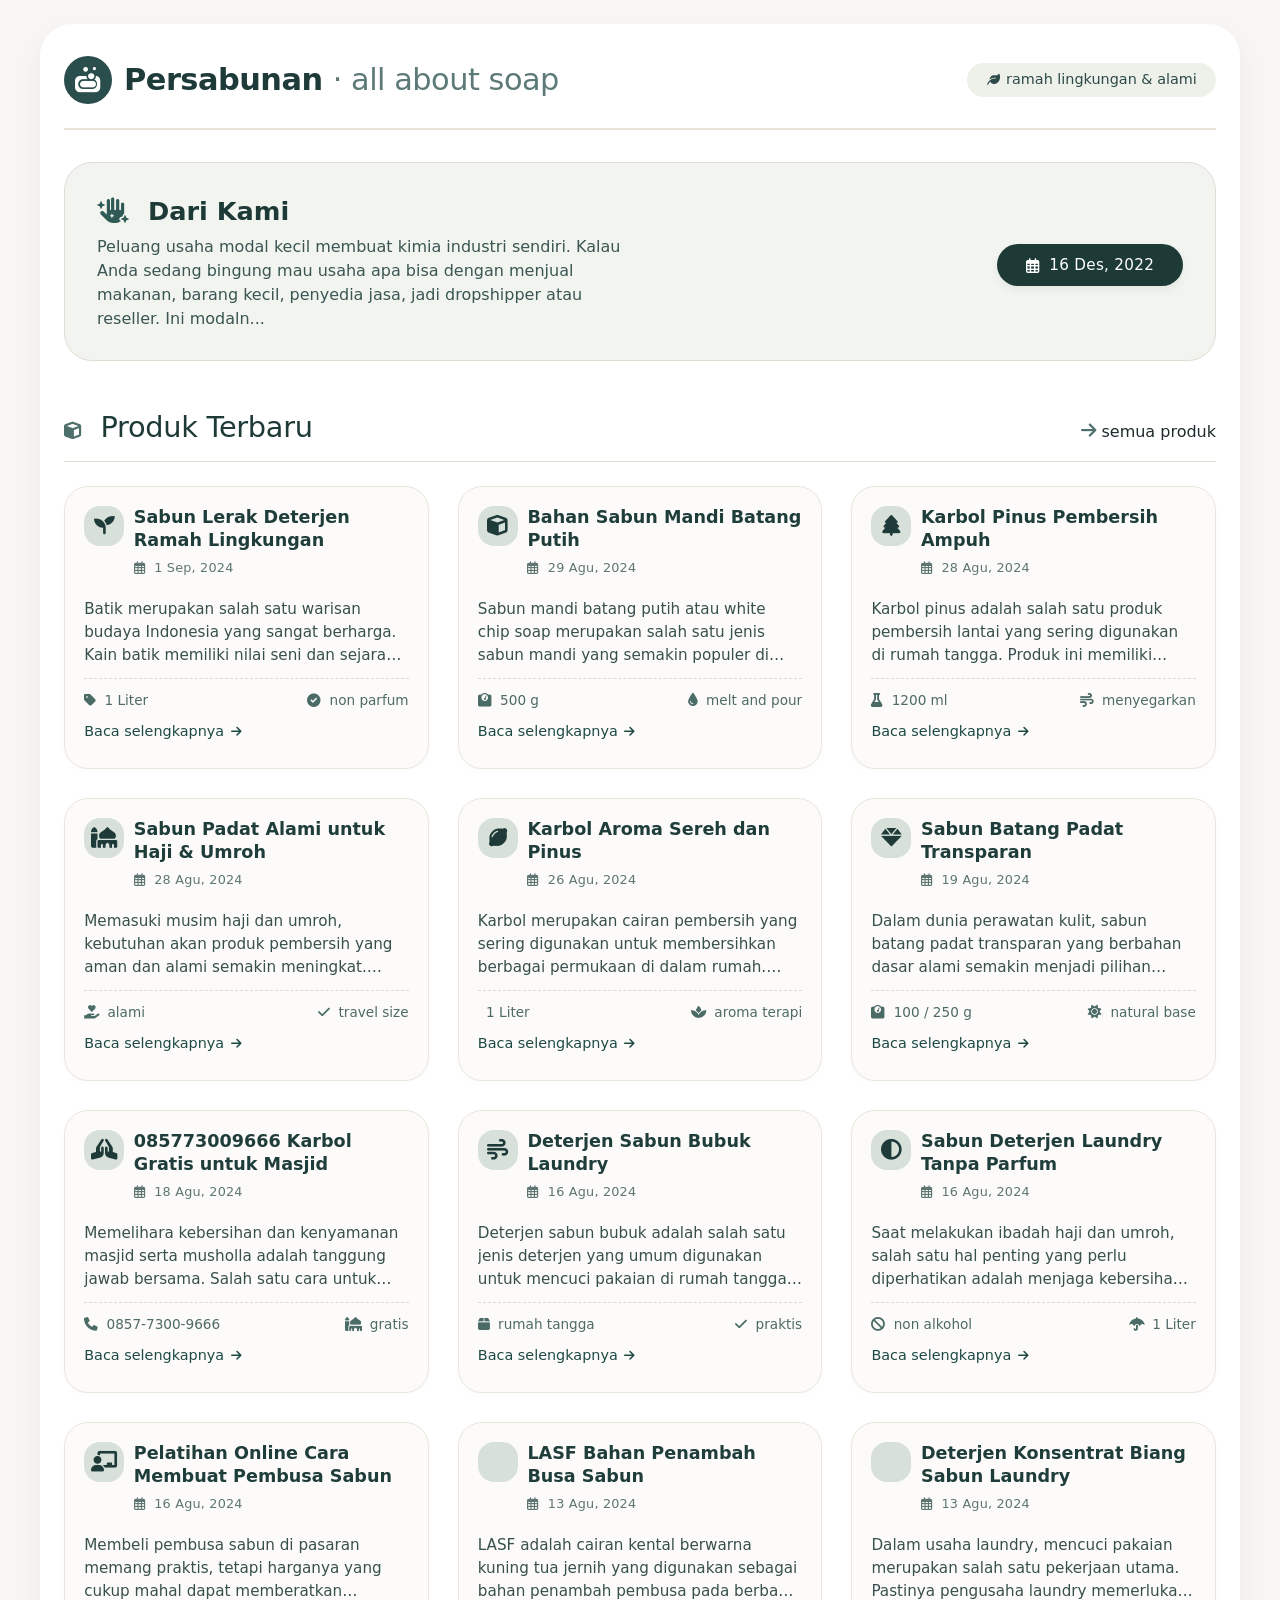
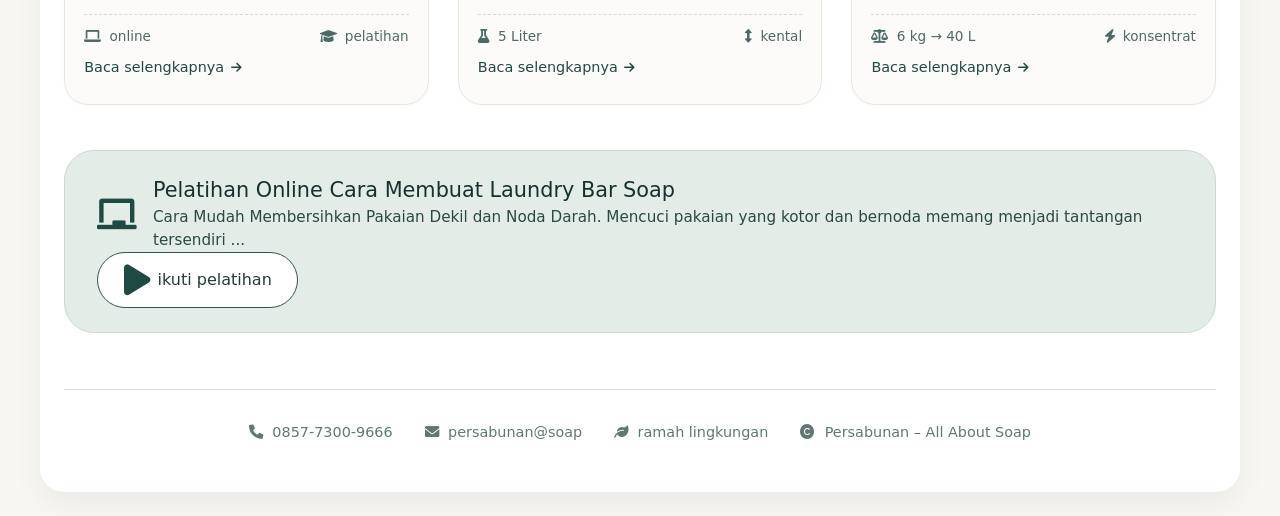
<file: index.html>
<!DOCTYPE html>
<html lang="en">
<head>
  <meta charset="UTF-8">
  <meta name="viewport" content="width=device-width, initial-scale=1.0, maximum-scale=1.5">
  <meta name="google-site-verification" content="kxOcRvFeNlk7RnoM_22Gu7GKpq6A0FGCO5SGD8vZpYg" />
  <title>Persabunan – All About Soap · static redesign</title>
  <!-- Font Awesome (free) for icons -->
  <link rel="stylesheet" href="https://cdnjs.cloudflare.com/ajax/libs/font-awesome/6.0.0-beta3/css/all.min.css">
  <style>
    * {
      margin: 0;
      padding: 0;
      box-sizing: border-box;
      font-family: system-ui, -apple-system, 'Segoe UI', Roboto, 'Helvetica Neue', sans-serif;
    }

    body {
      background: #f8f6f2;
      color: #1e2b2c;
      line-height: 1.5;
      padding: 1.5rem 1rem;
    }

    .container {
      max-width: 1200px;
      margin: 0 auto;
      background: white;
      border-radius: 2rem 2rem 1.5rem 1.5rem;
      box-shadow: 0 12px 30px rgba(0, 0, 0, 0.05);
      overflow: hidden;
      padding: 2rem 1.5rem 3rem;
    }

    /* header / brand */
    .brand {
      display: flex;
      flex-wrap: wrap;
      justify-content: space-between;
      align-items: center;
      border-bottom: 2px solid #e9e3d8;
      padding-bottom: 1.5rem;
      margin-bottom: 2rem;
    }

    .brand-left {
      display: flex;
      align-items: center;
      gap: 0.75rem;
    }

    .brand-icon {
      background: #2a4e4b;
      color: white;
      width: 48px;
      height: 48px;
      border-radius: 50%;
      display: flex;
      align-items: center;
      justify-content: center;
      font-size: 1.6rem;
    }

    .brand h1 {
      font-size: 1.9rem;
      font-weight: 600;
      letter-spacing: -0.5px;
      color: #1e3b3a;
    }

    .brand h1 span {
      font-weight: 300;
      color: #5d7a78;
    }

    .tagline {
      background: #eef0ea;
      padding: 0.4rem 1.2rem;
      border-radius: 30px;
      font-size: 0.9rem;
      color: #2b4a47;
      font-weight: 500;
      display: inline-flex;
      align-items: center;
      gap: 0.4rem;
    }

    .tagline i {
      font-size: 0.8rem;
    }

    /* hero / dari kami */
    .hero-card {
      background: #f2f4ef;
      padding: 1.8rem 2rem;
      border-radius: 28px;
      margin-bottom: 2.8rem;
      display: flex;
      flex-wrap: wrap;
      align-items: center;
      justify-content: space-between;
      border: 1px solid #e0dcd2;
    }

    .hero-text h2 {
      font-size: 1.6rem;
      font-weight: 600;
      color: #1d3a37;
      margin-bottom: 0.3rem;
    }

    .hero-text p {
      color: #3a5552;
      max-width: 550px;
      font-size: 1rem;
    }

    .hero-badge {
      background: #1d3a37;
      color: white;
      padding: 0.6rem 1.8rem;
      border-radius: 40px;
      font-weight: 500;
      font-size: 0.95rem;
      letter-spacing: 0.3px;
      box-shadow: 0 4px 8px rgba(0,0,0,0.05);
      display: inline-flex;
      align-items: center;
      gap: 0.6rem;
      margin-top: 0.5rem;
    }

    /* section title */
    .section-title {
      display: flex;
      align-items: baseline;
      justify-content: space-between;
      margin: 2.5rem 0 1.5rem 0;
      border-bottom: 1px solid #e0dbd0;
      padding-bottom: 0.75rem;
    }

    .section-title h3 {
      font-size: 1.8rem;
      font-weight: 500;
      color: #1d3a37;
      letter-spacing: -0.3px;
    }

    .section-title i {
      color: #4d706d;
      font-size: 1.1rem;
    }

    .product-grid {
      display: grid;
      grid-template-columns: repeat(auto-fill, minmax(280px, 1fr));
      gap: 1.8rem;
    }

    .product-card {
      background: #fcfbf9;
      border-radius: 24px;
      padding: 1.2rem 1.2rem 1.5rem;
      border: 1px solid #eae6dd;
      transition: all 0.15s;
      box-shadow: 0 2px 6px rgba(0,0,0,0.02);
      display: flex;
      flex-direction: column;
    }

    .product-card:hover {
      border-color: #b9c5bb;
      background: white;
      box-shadow: 0 8px 18px rgba(40, 60, 50, 0.06);
    }

    .product-header {
      display: flex;
      align-items: flex-start;
      gap: 0.6rem;
      margin-bottom: 0.6rem;
    }

    .product-icon {
      background: #d7e0d9;
      width: 40px;
      height: 40px;
      border-radius: 16px;
      display: flex;
      align-items: center;
      justify-content: center;
      color: #1e3b3a;
      font-size: 1.3rem;
      flex-shrink: 0;
    }

    .product-title {
      font-weight: 600;
      font-size: 1.1rem;
      color: #1f3d3a;
      line-height: 1.3;
      margin-bottom: 0.2rem;
    }

    .product-meta {
      display: flex;
      justify-content: space-between;
      align-items: center;
      margin-top: 0.5rem;
      font-size: 0.85rem;
      color: #4e6a67;
      border-top: 1px dashed #ddd8cd;
      padding-top: 0.7rem;
    }

    .product-meta i {
      margin-right: 4px;
      color: #4b6b67;
    }

    .product-excerpt {
      font-size: 0.95rem;
      color: #38504d;
      margin: 0.5rem 0 0.2rem;
      display: -webkit-box;
      -webkit-line-clamp: 3;
      -webkit-box-orient: vertical;
      overflow: hidden;
    }

    .product-card .date-badge {
      background: transparent;
      padding: 0.2rem 0;
      font-size: 0.8rem;
      color: #5f7673;
      letter-spacing: 0.2px;
    }

    .product-card .date-badge i {
      margin-right: 5px;
    }

    /* read more link */
    .read-more-link {
      display: inline-flex;
      align-items: center;
      gap: 0.4rem;
      margin-top: 0.7rem;
      font-weight: 500;
      font-size: 0.9rem;
      color: #1f4a44;
      text-decoration: none;
      border-bottom: 1.5px solid transparent;
      transition: 0.15s;
      width: fit-content;
    }

    .read-more-link i {
      font-size: 0.75rem;
      transition: 0.15s;
    }

    .read-more-link:hover {
      color: #0b2c27;
      border-bottom-color: #1f4a44;
    }

    .read-more-link:hover i {
      transform: translateX(4px);
    }

    /* training highlight */
    .training-highlight {
      margin-top: 2.8rem;
      background: #e4ece7;
      border-radius: 30px;
      padding: 1.5rem 2rem;
      display: flex;
      flex-wrap: wrap;
      align-items: center;
      justify-content: space-between;
      border: 1px solid #cbd9d1;
    }

    .training-highlight .left {
      display: flex;
      align-items: center;
      gap: 1rem;
    }

    .training-highlight i {
      font-size: 2.2rem;
      color: #1f4a44;
    }

    .training-highlight h4 {
      font-size: 1.3rem;
      font-weight: 500;
      color: #17322e;
    }

    .training-highlight p {
      color: #2a4945;
      font-size: 0.95rem;
    }

    .btn-outline {
      background: white;
      border: 1px solid #2f554f;
      color: #1f3d39;
      padding: 0.6rem 1.6rem;
      border-radius: 40px;
      font-weight: 500;
      text-decoration: none;
      transition: 0.2s;
      display: inline-flex;
      align-items: center;
      gap: 0.5rem;
    }

    .btn-outline:hover {
      background: #1f3d39;
      color: white;
      border-color: #1f3d39;
    }

    /* footer */
    .footer-note {
      margin-top: 3.5rem;
      text-align: center;
      color: #5f7874;
      font-size: 0.9rem;
      border-top: 1px solid #e0dbd0;
      padding-top: 2rem;
      display: flex;
      flex-wrap: wrap;
      justify-content: center;
      gap: 1.2rem 2rem;
    }

    .footer-note i {
      margin-right: 0.3rem;
    }

    /* responsiveness */
    @media (max-width: 640px) {
      .container { padding: 1.2rem; }
      .brand { flex-direction: column; align-items: start; gap: 0.6rem; }
      .brand h1 { font-size: 1.6rem; }
      .hero-card { flex-direction: column; align-items: start; gap: 1rem; }
      .training-highlight { flex-direction: column; align-items: start; gap: 1rem; }
      .product-grid { grid-template-columns: 1fr; }
    }
  </style>
</head>
<body>
<div class="container">
  <!-- header -->
  <header class="brand">
    <div class="brand-left">
      <div class="brand-icon"><i class="fas fa-soap"></i></div>
      <h1>Persabunan <span>· all about soap</span></h1>
    </div>
    <div class="tagline">
      <i class="fas fa-leaf"></i> ramah lingkungan & alami
    </div>
  </header>

  <!-- hero / dari kami -->
  <div class="hero-card">
    <div class="hero-text">
      <h2><i class="fas fa-hand-sparkles" style="margin-right: 10px; color: #2f5a55;"></i> Dari Kami</h2>
      <p>Peluang usaha modal kecil membuat kimia industri sendiri. Kalau Anda sedang bingung mau usaha apa bisa dengan menjual makanan, barang kecil, penyedia jasa, jadi dropshipper atau reseller. Ini modaln...</p>
    </div>
    <div>
      <span class="hero-badge"><i class="far fa-calendar-alt"></i> 16 Des, 2022</span>
    </div>
  </div>

  <!-- produk terbaru -->
  <div class="section-title">
    <h3><i class="fas fa-cube" style="margin-right: 10px;"></i> Produk Terbaru</h3>
    <span><i class="fas fa-arrow-right"></i> semua produk</span>
  </div>

  <!-- grid produk (setiap kartu sekarang punya link "Baca selengkapnya" ke URL asli blogspot) -->
  <div class="product-grid">
    <!-- 1. Sabun Lerak -->
    <div class="product-card">
      <div class="product-header">
        <div class="product-icon"><i class="fas fa-seedling"></i></div>
        <div>
          <div class="product-title">Sabun Lerak Deterjen Ramah Lingkungan</div>
          <div class="date-badge"><i class="far fa-calendar-alt"></i> 1 Sep, 2024</div>
        </div>
      </div>
      <div class="product-excerpt">Batik merupakan salah satu warisan budaya Indonesia yang sangat berharga. Kain batik memiliki nilai seni dan sejarah yang tinggi...</div>
      <div class="product-meta">
        <span><i class="fas fa-tag"></i> 1 Liter</span>
        <span><i class="fas fa-check-circle"></i> non parfum</span>
      </div>
      <a href="https://persabunan.blogspot.com/2024/09/sabun-lerak-deterjen-ramah-lingkungan.html" target="_blank" rel="noopener" class="read-more-link">
        Baca selengkapnya <i class="fas fa-arrow-right"></i>
      </a>
    </div>

    <!-- 2. White chip soap -->
    <div class="product-card">
      <div class="product-header">
        <div class="product-icon"><i class="fas fa-cube"></i></div>
        <div>
          <div class="product-title">Bahan Sabun Mandi Batang Putih</div>
          <div class="date-badge"><i class="far fa-calendar-alt"></i> 29 Agu, 2024</div>
        </div>
      </div>
      <div class="product-excerpt">Sabun mandi batang putih atau white chip soap merupakan salah satu jenis sabun mandi yang semakin populer di kalangan pecinta produk perawat...</div>
      <div class="product-meta">
        <span><i class="fas fa-weight-scale"></i> 500 g</span>
        <span><i class="fas fa-droplet"></i> melt and pour</span>
      </div>
      <a href="https://persabunan.blogspot.com/2024/08/bahan-sabun-mandi-batang-putih.html" target="_blank" rel="noopener" class="read-more-link">
        Baca selengkapnya <i class="fas fa-arrow-right"></i>
      </a>
    </div>

    <!-- 3. Karbol pinus -->
    <div class="product-card">
      <div class="product-header">
        <div class="product-icon"><i class="fas fa-tree"></i></div>
        <div>
          <div class="product-title">Karbol Pinus Pembersih Ampuh</div>
          <div class="date-badge"><i class="far fa-calendar-alt"></i> 28 Agu, 2024</div>
        </div>
      </div>
      <div class="product-excerpt">Karbol pinus adalah salah satu produk pembersih lantai yang sering digunakan di rumah tangga. Produk ini memiliki banyak kelebihan yang memb...</div>
      <div class="product-meta">
        <span><i class="fas fa-flask"></i> 1200 ml</span>
        <span><i class="fas fa-wind"></i> menyegarkan</span>
      </div>
      <a href="https://persabunan.blogspot.com/2024/08/karbol-pinus-pembersih-ampuh.html" target="_blank" rel="noopener" class="read-more-link">
        Baca selengkapnya <i class="fas fa-arrow-right"></i>
      </a>
    </div>

    <!-- 4. Sabun padat haji -->
    <div class="product-card">
      <div class="product-header">
        <div class="product-icon"><i class="fas fa-mosque"></i></div>
        <div>
          <div class="product-title">Sabun Padat Alami untuk Haji & Umroh</div>
          <div class="date-badge"><i class="far fa-calendar-alt"></i> 28 Agu, 2024</div>
        </div>
      </div>
      <div class="product-excerpt">Memasuki musim haji dan umroh, kebutuhan akan produk pembersih yang aman dan alami semakin meningkat. Salah satu produk yang menjadi pilihan...</div>
      <div class="product-meta">
        <span><i class="fas fa-hand-holding-heart"></i> alami</span>
        <span><i class="fas fa-check"></i> travel size</span>
      </div>
      <a href="https://persabunan.blogspot.com/2024/08/sabun-padat-alami-untuk-haji-dan-umroh.html" target="_blank" rel="noopener" class="read-more-link">
        Baca selengkapnya <i class="fas fa-arrow-right"></i>
      </a>
    </div>

    <!-- 5. Karbol sereh pinus -->
    <div class="product-card">
      <div class="product-header">
        <div class="product-icon"><i class="fas fa-lemon"></i></div>
        <div>
          <div class="product-title">Karbol Aroma Sereh dan Pinus</div>
          <div class="date-badge"><i class="far fa-calendar-alt"></i> 26 Agu, 2024</div>
        </div>
      </div>
      <div class="product-excerpt">Karbol merupakan cairan pembersih yang sering digunakan untuk membersihkan berbagai permukaan di dalam rumah. Salah satu jenis karbol yang p...</div>
      <div class="product-meta">
        <span><i class="fas fa-bottle-water"></i> 1 Liter</span>
        <span><i class="fas fa-spa"></i> aroma terapi</span>
      </div>
      <a href="https://persabunan.blogspot.com/2024/08/karbol-aroma-sereh-dan-pinus.html" target="_blank" rel="noopener" class="read-more-link">
        Baca selengkapnya <i class="fas fa-arrow-right"></i>
      </a>
    </div>

    <!-- 6. Sabun transparan -->
    <div class="product-card">
      <div class="product-header">
        <div class="product-icon"><i class="fas fa-gem"></i></div>
        <div>
          <div class="product-title">Sabun Batang Padat Transparan</div>
          <div class="date-badge"><i class="far fa-calendar-alt"></i> 19 Agu, 2024</div>
        </div>
      </div>
      <div class="product-excerpt">Dalam dunia perawatan kulit, sabun batang padat transparan yang berbahan dasar alami semakin menjadi pilihan populer di kalangan konsumen. S...</div>
      <div class="product-meta">
        <span><i class="fas fa-weight-scale"></i> 100 / 250 g</span>
        <span><i class="fas fa-sun"></i> natural base</span>
      </div>
      <a href="https://persabunan.blogspot.com/2024/08/sabun-batang-padat-transparan.html" target="_blank" rel="noopener" class="read-more-link">
        Baca selengkapnya <i class="fas fa-arrow-right"></i>
      </a>
    </div>

    <!-- 7. Karbol gratis masjid -->
    <div class="product-card">
      <div class="product-header">
        <div class="product-icon"><i class="fas fa-hands-praying"></i></div>
        <div>
          <div class="product-title">085773009666 Karbol Gratis untuk Masjid</div>
          <div class="date-badge"><i class="far fa-calendar-alt"></i> 18 Agu, 2024</div>
        </div>
      </div>
      <div class="product-excerpt">Memelihara kebersihan dan kenyamanan masjid serta musholla adalah tanggung jawab bersama. Salah satu cara untuk menjaga kebersihan dan aroma...</div>
      <div class="product-meta">
        <span><i class="fas fa-phone"></i> 0857-7300-9666</span>
        <span><i class="fas fa-mosque"></i> gratis</span>
      </div>
      <a href="https://persabunan.blogspot.com/2024/08/karbol-gratis-untuk-masjid-dan-musholla.html" target="_blank" rel="noopener" class="read-more-link">
        Baca selengkapnya <i class="fas fa-arrow-right"></i>
      </a>
    </div>

    <!-- 8. Deterjen bubuk -->
    <div class="product-card">
      <div class="product-header">
        <div class="product-icon"><i class="fas fa-wind"></i></div>
        <div>
          <div class="product-title">Deterjen Sabun Bubuk Laundry</div>
          <div class="date-badge"><i class="far fa-calendar-alt"></i> 16 Agu, 2024</div>
        </div>
      </div>
      <div class="product-excerpt">Deterjen sabun bubuk adalah salah satu jenis deterjen yang umum digunakan untuk mencuci pakaian di rumah tangga. Deterjen ini berbentuk serb...</div>
      <div class="product-meta">
        <span><i class="fas fa-box"></i> rumah tangga</span>
        <span><i class="fas fa-check"></i> praktis</span>
      </div>
      <a href="https://persabunan.blogspot.com/2024/08/deterjen-sabun-bubuk-untuk-laundry.html" target="_blank" rel="noopener" class="read-more-link">
        Baca selengkapnya <i class="fas fa-arrow-right"></i>
      </a>
    </div>

    <!-- 9. Deterjen non parfum haji -->
    <div class="product-card">
      <div class="product-header">
        <div class="product-icon"><i class="fas fa-circle-half-stroke"></i></div>
        <div>
          <div class="product-title">Sabun Deterjen Laundry Tanpa Parfum</div>
          <div class="date-badge"><i class="far fa-calendar-alt"></i> 16 Agu, 2024</div>
        </div>
      </div>
      <div class="product-excerpt">Saat melakukan ibadah haji dan umroh, salah satu hal penting yang perlu diperhatikan adalah menjaga kebersihan pakaian. Pakaian yang bersih ...</div>
      <div class="product-meta">
        <span><i class="fas fa-ban"></i> non alkohol</span>
        <span><i class="fas fa-umbrella"></i> 1 Liter</span>
      </div>
      <a href="https://persabunan.blogspot.com/2024/08/sabun-deterjen-laundry-tanpa-parfum.html" target="_blank" rel="noopener" class="read-more-link">
        Baca selengkapnya <i class="fas fa-arrow-right"></i>
      </a>
    </div>

    <!-- 10. Pelatihan pembusa -->
    <div class="product-card">
      <div class="product-header">
        <div class="product-icon"><i class="fas fa-chalkboard-user"></i></div>
        <div>
          <div class="product-title">Pelatihan Online Cara Membuat Pembusa Sabun</div>
          <div class="date-badge"><i class="far fa-calendar-alt"></i> 16 Agu, 2024</div>
        </div>
      </div>
      <div class="product-excerpt">Membeli pembusa sabun di pasaran memang praktis, tetapi harganya yang cukup mahal dapat memberatkan anggaran rumah tangga Anda. Namun, Anda ...</div>
      <div class="product-meta">
        <span><i class="fas fa-laptop"></i> online</span>
        <span><i class="fas fa-graduation-cap"></i> pelatihan</span>
      </div>
      <a href="https://persabunan.blogspot.com/2024/08/pelatihan-online-cara-membuat-pembusa-sabun.html" target="_blank" rel="noopener" class="read-more-link">
        Baca selengkapnya <i class="fas fa-arrow-right"></i>
      </a>
    </div>

    <!-- 11. LASF -->
    <div class="product-card">
      <div class="product-header">
        <div class="product-icon"><i class="fas fa-bubbles"></i></div>
        <div>
          <div class="product-title">LASF Bahan Penambah Busa Sabun</div>
          <div class="date-badge"><i class="far fa-calendar-alt"></i> 13 Agu, 2024</div>
        </div>
      </div>
      <div class="product-excerpt">LASF adalah cairan kental berwarna kuning tua jernih yang digunakan sebagai bahan penambah pembusa pada berbagai produk pembersih. Zat ini m...</div>
      <div class="product-meta">
        <span><i class="fas fa-flask"></i> 5 Liter</span>
        <span><i class="fas fa-up-down"></i> kental</span>
      </div>
      <a href="https://persabunan.blogspot.com/2024/08/lasf-bahan-penambah-busa-sabun.html" target="_blank" rel="noopener" class="read-more-link">
        Baca selengkapnya <i class="fas fa-arrow-right"></i>
      </a>
    </div>

    <!-- 12. Deterjen konsentrat -->
    <div class="product-card">
      <div class="product-header">
        <div class="product-icon"><i class="fas fa-jug"></i></div>
        <div>
          <div class="product-title">Deterjen Konsentrat Biang Sabun Laundry</div>
          <div class="date-badge"><i class="far fa-calendar-alt"></i> 13 Agu, 2024</div>
        </div>
      </div>
      <div class="product-excerpt">Dalam usaha laundry, mencuci pakaian merupakan salah satu pekerjaan utama. Pastinya pengusaha laundry memerlukan banyak deterjen. Salah sat...</div>
      <div class="product-meta">
        <span><i class="fas fa-scale-balanced"></i> 6 kg → 40 L</span>
        <span><i class="fas fa-bolt"></i> konsentrat</span>
      </div>
      <a href="https://persabunan.blogspot.com/2024/08/deterjen-konsentrat-biang-sabun-laundry.html" target="_blank" rel="noopener" class="read-more-link">
        Baca selengkapnya <i class="fas fa-arrow-right"></i>
      </a>
    </div>
  </div>

  <!-- pelatihan online (extra) -->
  <div class="training-highlight">
    <div class="left">
      <i class="fas fa-chalkboard"></i>
      <div>
        <h4>Pelatihan Online Cara Membuat Laundry Bar Soap</h4>
        <p>Cara Mudah Membersihkan Pakaian Dekil dan Noda Darah. Mencuci pakaian yang kotor dan bernoda memang menjadi tantangan tersendiri ...</p>
      </div>
    </div>
    <a href="#" class="btn-outline"><i class="fas fa-play"></i> ikuti pelatihan</a>
  </div>

  <!-- footer / contact -->
  <div class="footer-note">
    <span><i class="fas fa-phone"></i> 0857-7300-9666</span>
    <span><i class="fas fa-envelope"></i> persabunan@soap</span>
    <span><i class="fas fa-leaf"></i> ramah lingkungan</span>
    <span><i class="fas fa-copyright"></i> Persabunan – All About Soap</span>
  </div>
</div>
</body>
</html>
</file>
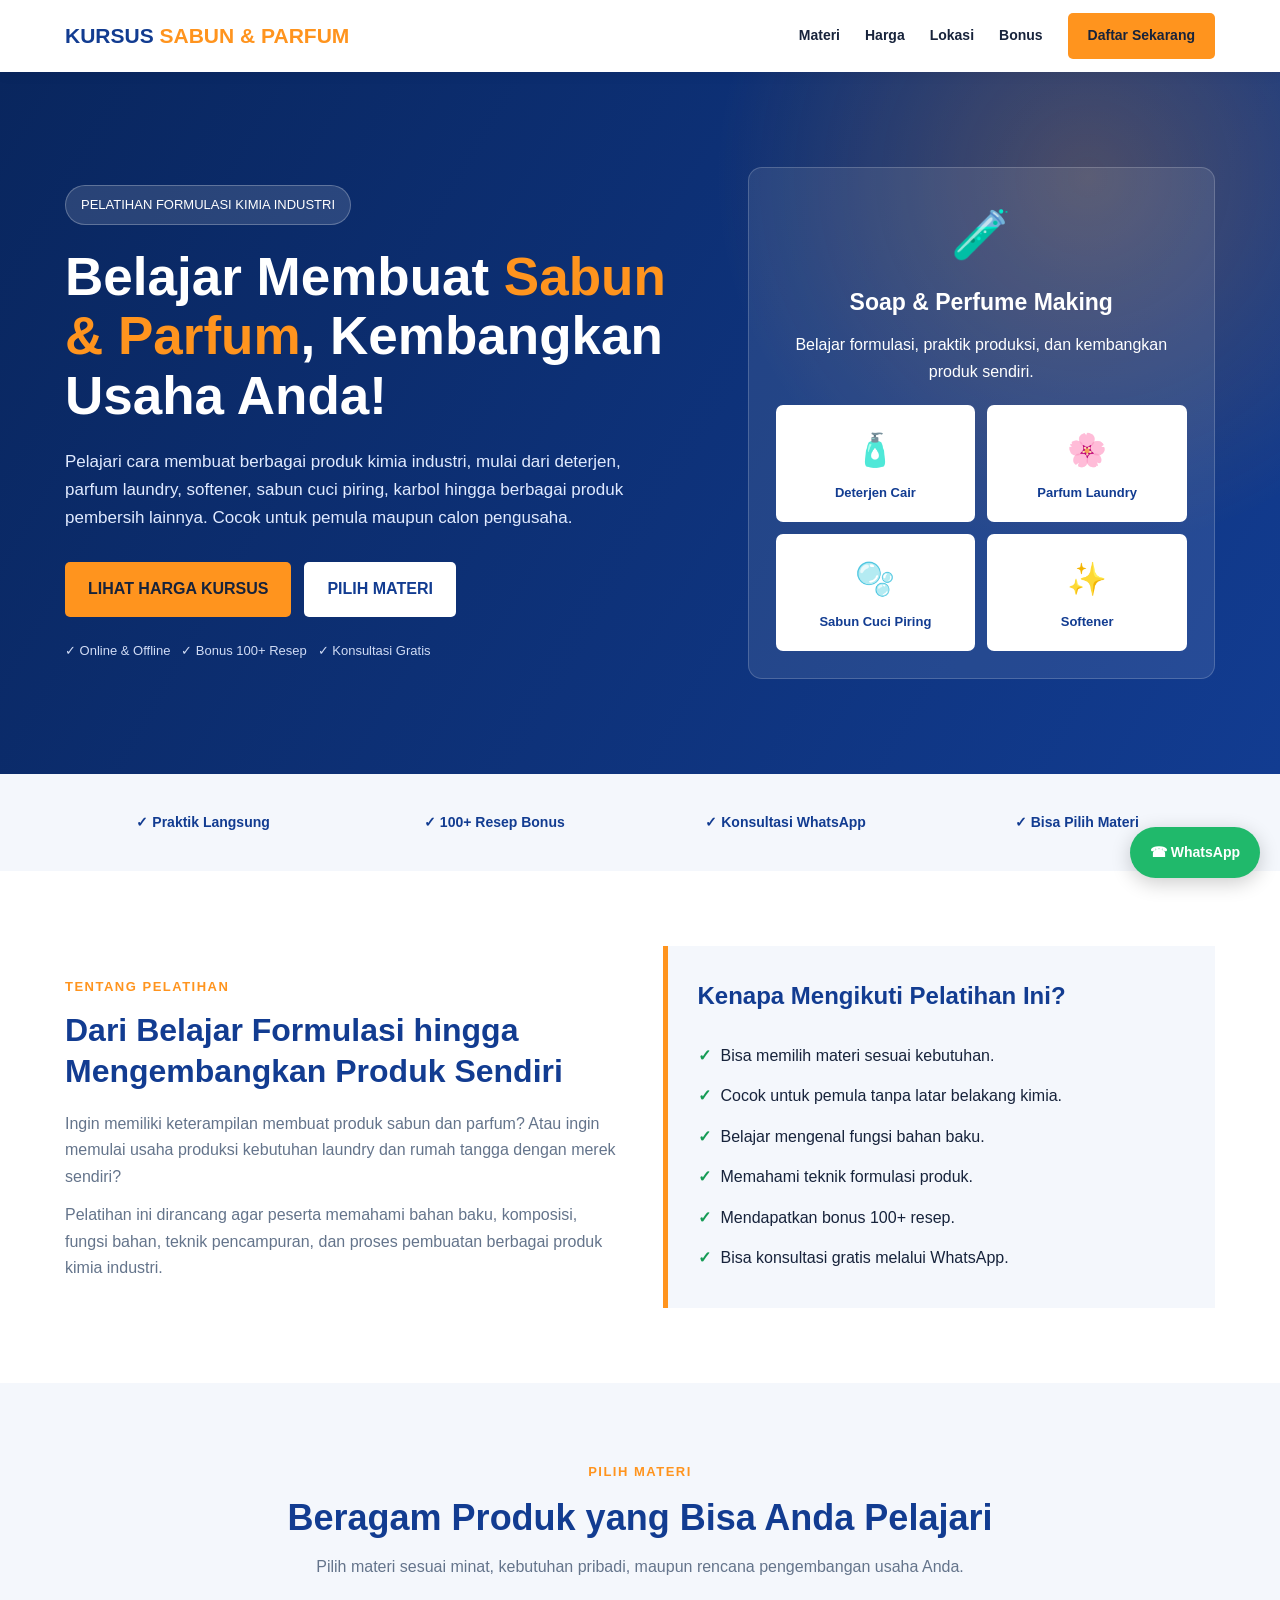
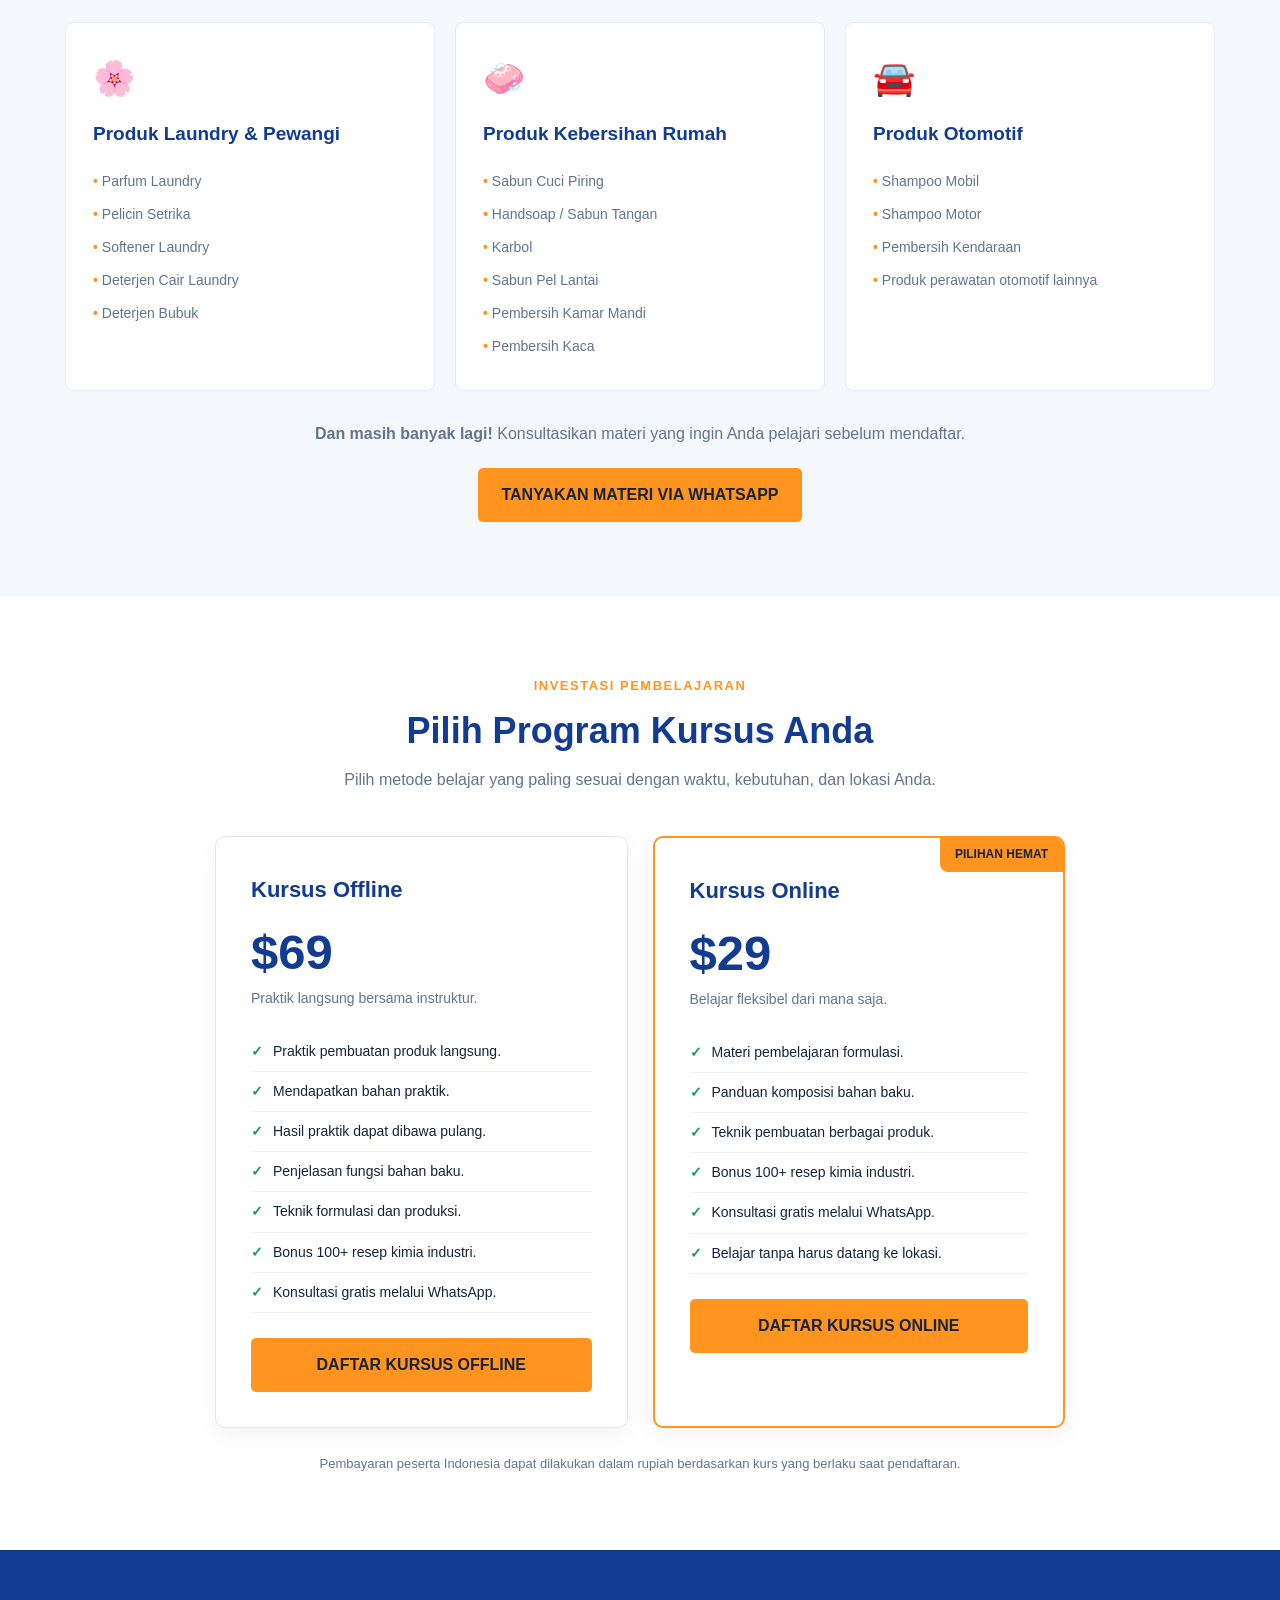
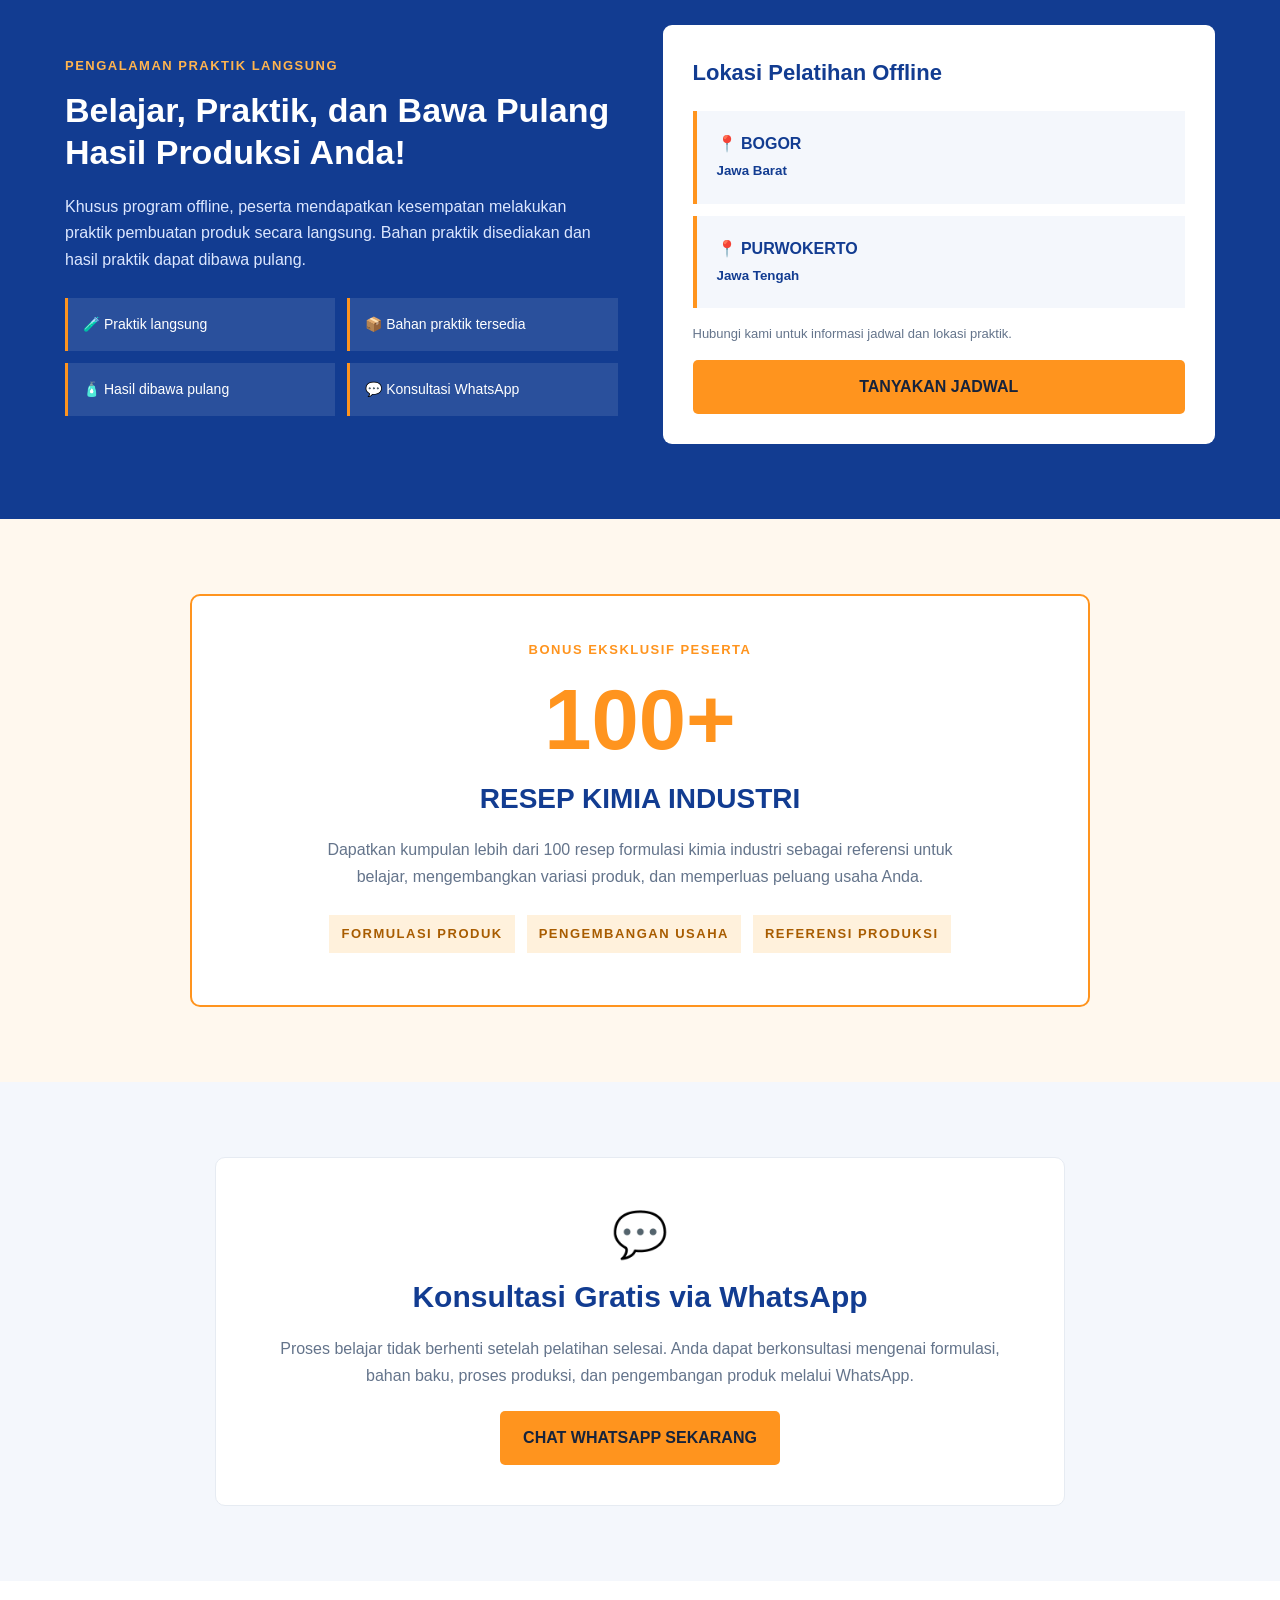
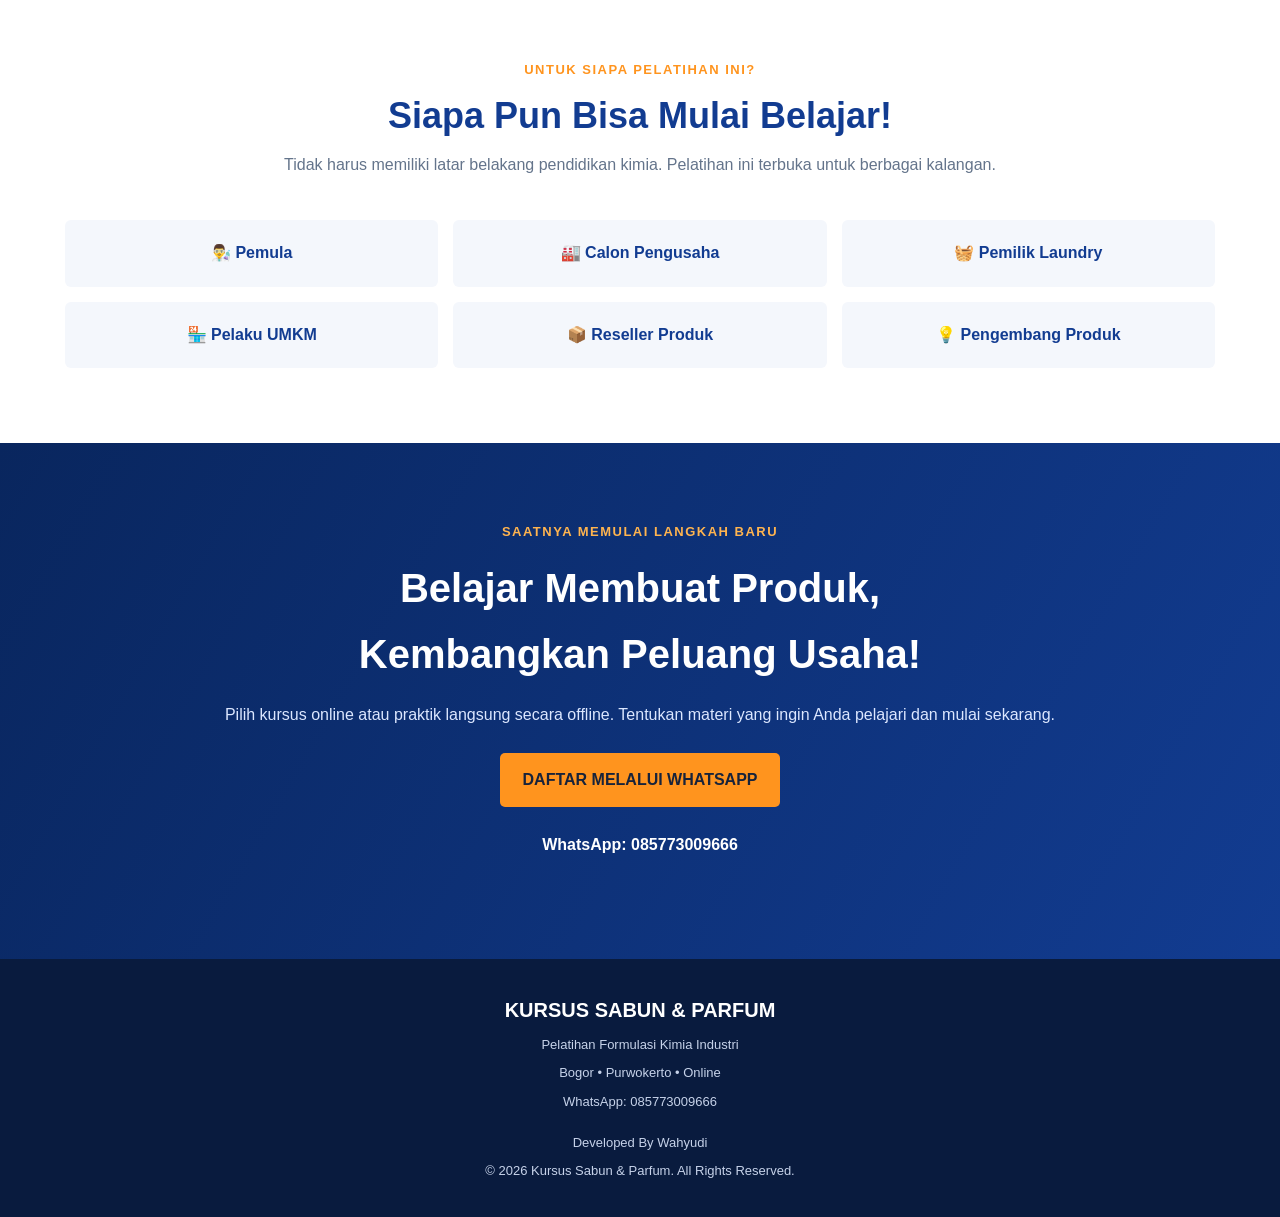
<file: pelatihan-sabun/index.html>
<!DOCTYPE html>
<html lang="id">
<head>
<meta charset="UTF-8">
<meta name="viewport" content="width=device-width, initial-scale=1.0">
<meta name="theme-color" content="#123c91">

<title>Kursus Sabun dan Parfum | Pelatihan Formulasi Kimia Industri</title>

<meta name="description" content="Kursus formulasi sabun dan parfum online dan offline. Belajar membuat deterjen, parfum laundry, softener, sabun cuci piring, karbol dan 100+ resep kimia industri. Lokasi Bogor dan Purwokerto.">

<style>
:root {
  --blue: #123c91;
  --blue-dark: #09265e;
  --orange: #ff941e;
  --light: #f4f7fc;
  --white: #ffffff;
  --dark: #17233b;
  --muted: #64748b;
  --green: #159b55;
}

* {
  margin: 0;
  padding: 0;
  box-sizing: border-box;
}

html {
  scroll-behavior: smooth;
}

body {
  font-family: Arial, Helvetica, sans-serif;
  color: var(--dark);
  line-height: 1.65;
  background: white;
}

a {
  text-decoration: none;
  color: inherit;
}

.container {
  width: 90%;
  max-width: 1150px;
  margin: auto;
}

section {
  padding: 75px 0;
}

.section-title {
  text-align: center;
  max-width: 720px;
  margin: 0 auto 42px;
}

.section-title h2 {
  font-size: clamp(26px, 4vw, 36px);
  color: var(--blue);
  line-height: 1.25;
  margin-bottom: 14px;
}

.section-title p {
  color: var(--muted);
}

.tag {
  display: inline-block;
  color: var(--orange);
  font-weight: bold;
  font-size: 13px;
  letter-spacing: 1.5px;
  text-transform: uppercase;
  margin-bottom: 12px;
}

/* NAVBAR */

header {
  background: white;
  position: sticky;
  top: 0;
  z-index: 100;
  box-shadow: 0 2px 12px rgba(0,0,0,.07);
}

.navbar {
  display: flex;
  justify-content: space-between;
  align-items: center;
  min-height: 72px;
  gap: 20px;
}

.logo {
  font-size: 21px;
  font-weight: 900;
  color: var(--blue);
}

.logo span {
  color: var(--orange);
}

.nav-links {
  display: flex;
  gap: 25px;
  align-items: center;
  font-size: 14px;
  font-weight: bold;
}

.nav-links a:hover {
  color: var(--orange);
}

.nav-button {
  background: var(--orange);
  padding: 11px 20px;
  border-radius: 5px;
  color: #17233b;
}

/* HERO */

.hero {
  background:
    radial-gradient(circle at 85% 15%, rgba(255,148,30,.25), transparent 30%),
    linear-gradient(120deg, var(--blue-dark), var(--blue));
  color: white;
  padding: 95px 0;
  overflow: hidden;
}

.hero-grid {
  display: grid;
  grid-template-columns: 1.15fr .85fr;
  gap: 50px;
  align-items: center;
}

.hero-label {
  display: inline-block;
  background: rgba(255,255,255,.13);
  border: 1px solid rgba(255,255,255,.25);
  padding: 8px 15px;
  border-radius: 30px;
  font-size: 13px;
  margin-bottom: 22px;
}

.hero h1 {
  font-size: clamp(34px, 5vw, 53px);
  line-height: 1.13;
  margin-bottom: 22px;
}

.hero h1 span {
  color: var(--orange);
}

.hero-description {
  font-size: 17px;
  color: #e0eaff;
  margin-bottom: 30px;
  max-width: 590px;
}

.hero-buttons {
  display: flex;
  gap: 13px;
  flex-wrap: wrap;
}

.btn {
  display: inline-block;
  padding: 14px 23px;
  border-radius: 5px;
  font-weight: bold;
  text-align: center;
  transition: .2s;
  cursor: pointer;
}

.btn:hover {
  transform: translateY(-2px);
}

.btn-orange {
  background: var(--orange);
  color: #17233b;
}

.btn-white {
  background: white;
  color: var(--blue);
}

.hero-note {
  margin-top: 23px;
  font-size: 13px;
  color: #d1dcf5;
}

.hero-visual {
  background: rgba(255,255,255,.09);
  border: 1px solid rgba(255,255,255,.18);
  padding: 27px;
  border-radius: 14px;
  text-align: center;
}

.hero-visual h3 {
  font-size: 23px;
  margin: 10px 0;
}

.product-visual {
  display: grid;
  grid-template-columns: repeat(2, 1fr);
  gap: 12px;
  margin-top: 20px;
}

.product-visual div {
  background: white;
  color: var(--blue);
  border-radius: 7px;
  padding: 19px 8px;
  font-weight: bold;
  font-size: 13px;
}

.visual-icon {
  display: block;
  font-size: 32px;
  margin-bottom: 5px;
}

/* HIGHLIGHTS */

.highlights {
  background: var(--light);
  padding: 25px 0;
}

.highlight-grid {
  display: grid;
  grid-template-columns: repeat(4,1fr);
  gap: 15px;
  text-align: center;
}

.highlight-item {
  padding: 12px;
  font-weight: bold;
  color: var(--blue);
  font-size: 14px;
}

/* ABOUT */

.about-grid {
  display: grid;
  grid-template-columns: 1fr 1fr;
  gap: 45px;
  align-items: center;
}

.about-box {
  background: var(--light);
  border-left: 5px solid var(--orange);
  padding: 30px;
}

.about-box h3 {
  color: var(--blue);
  font-size: 24px;
  margin-bottom: 15px;
}

.check-list {
  list-style: none;
  margin-top: 20px;
}

.check-list li {
  padding: 7px 0;
}

.check-list li::before {
  content: "✓";
  color: var(--green);
  font-weight: bold;
  margin-right: 10px;
}

/* MATERIAL */

.material-section {
  background: var(--light);
}

.material-grid {
  display: grid;
  grid-template-columns: repeat(3,1fr);
  gap: 20px;
}

.material-card {
  background: white;
  padding: 27px;
  border: 1px solid #e5eaf3;
  border-radius: 8px;
  transition: .2s;
}

.material-card:hover {
  transform: translateY(-4px);
  box-shadow: 0 10px 25px rgba(0,0,0,.07);
}

.material-card .icon {
  font-size: 34px;
  margin-bottom: 12px;
}

.material-card h3 {
  color: var(--blue);
  margin-bottom: 15px;
  font-size: 19px;
}

.material-card ul {
  list-style: none;
  color: var(--muted);
  font-size: 14px;
}

.material-card li {
  padding: 5px 0;
}

.material-card li::before {
  content: "• ";
  color: var(--orange);
  font-weight: bold;
}

/* PRICING */

.pricing-grid {
  display: grid;
  grid-template-columns: repeat(2,1fr);
  gap: 25px;
  max-width: 850px;
  margin: auto;
}

.price-card {
  border: 1px solid #e1e6ef;
  border-radius: 10px;
  padding: 35px;
  position: relative;
  background: white;
  box-shadow: 0 8px 25px rgba(0,0,0,.05);
}

.price-card.featured {
  border: 2px solid var(--orange);
}

.price-badge {
  background: var(--orange);
  color: #17233b;
  font-weight: bold;
  font-size: 12px;
  padding: 7px 15px;
  position: absolute;
  right: 0;
  top: 0;
  border-radius: 0 8px 0 8px;
}

.price-card h3 {
  color: var(--blue);
  font-size: 22px;
}

.price {
  color: var(--blue);
  font-size: 49px;
  font-weight: 900;
  line-height: 1.2;
  margin: 15px 0 5px;
}

.price small {
  font-size: 15px;
  font-weight: normal;
}

.price-description {
  color: var(--muted);
  font-size: 14px;
  margin-bottom: 22px;
}

.price-card ul {
  list-style: none;
  margin: 20px 0 25px;
}

.price-card li {
  padding: 8px 0;
  border-bottom: 1px solid #f0f2f6;
  font-size: 14px;
}

.price-card li::before {
  content: "✓";
  color: var(--green);
  font-weight: bold;
  margin-right: 10px;
}

.price-card .btn {
  width: 100%;
}

/* OFFLINE */

.offline-section {
  background: var(--blue);
  color: white;
}

.offline-grid {
  display: grid;
  grid-template-columns: 1fr 1fr;
  gap: 45px;
  align-items: center;
}

.offline-section h2 {
  font-size: 34px;
  line-height: 1.25;
  margin-bottom: 20px;
}

.offline-section p {
  color: #dce7ff;
}

.offline-features {
  display: grid;
  grid-template-columns: 1fr 1fr;
  gap: 12px;
  margin-top: 25px;
}

.offline-features div {
  background: rgba(255,255,255,.1);
  padding: 15px;
  border-left: 3px solid var(--orange);
  font-size: 14px;
}

.location-box {
  background: white;
  color: var(--blue);
  padding: 30px;
  border-radius: 9px;
}

.location-box h3 {
  margin-bottom: 20px;
  font-size: 22px;
}

.location-item {
  background: var(--light);
  padding: 20px;
  margin-bottom: 12px;
  font-weight: bold;
  border-left: 4px solid var(--orange);
}

/* BONUS */

.bonus-section {
  background: #fff8ee;
}

.bonus-box {
  max-width: 900px;
  margin: auto;
  background: white;
  border: 2px solid var(--orange);
  padding: 40px;
  text-align: center;
  border-radius: 10px;
}

.bonus-number {
  font-size: clamp(55px, 9vw, 85px);
  font-weight: 900;
  color: var(--orange);
  line-height: 1.1;
}

.bonus-box h2 {
  color: var(--blue);
  margin: 10px 0;
  font-size: 28px;
}

/* CONSULTATION */

.consult-section {
  background: var(--light);
}

.consult-box {
  max-width: 850px;
  margin: auto;
  text-align: center;
  background: white;
  padding: 40px;
  border-radius: 10px;
  border: 1px solid #e6ebf2;
}

.consult-box h2 {
  color: var(--blue);
  font-size: 30px;
  margin-bottom: 15px;
}

/* TARGET */

.target-grid {
  display: grid;
  grid-template-columns: repeat(3,1fr);
  gap: 15px;
}

.target-item {
  padding: 20px;
  background: var(--light);
  border-radius: 6px;
  font-weight: bold;
  color: var(--blue);
  text-align: center;
}

/* CTA */

.final-cta {
  background: linear-gradient(120deg, var(--blue-dark), var(--blue));
  color: white;
  text-align: center;
}

.final-cta h2 {
  font-size: clamp(28px,4vw,40px);
  margin-bottom: 15px;
}

.final-cta p {
  color: #dce7ff;
  margin-bottom: 25px;
}

/* FOOTER */

footer {
  background: #091b3e;
  color: white;
  padding: 35px 0;
  text-align: center;
}

footer strong {
  font-size: 20px;
}

footer p {
  color: #c6d2e9;
  font-size: 13px;
  margin-top: 7px;
}

/* WHATSAPP FLOAT */

.wa-float {
  position: fixed;
  bottom: 22px;
  right: 20px;
  z-index: 999;
  background: #20b96b;
  color: white;
  padding: 14px 20px;
  border-radius: 50px;
  box-shadow: 0 5px 20px rgba(0,0,0,.2);
  font-weight: bold;
  font-size: 14px;
}

/* RESPONSIVE */

@media(max-width: 800px) {
  .nav-links {
    display: none;
  }

  .hero {
    padding: 65px 0;
  }

  .hero-grid,
  .about-grid,
  .offline-grid {
    grid-template-columns: 1fr;
  }

  .hero-visual {
    max-width: 500px;
    margin: auto;
    width: 100%;
  }

  .highlight-grid {
    grid-template-columns: repeat(2,1fr);
  }

  .material-grid {
    grid-template-columns: repeat(2,1fr);
  }

  .target-grid {
    grid-template-columns: repeat(2,1fr);
  }
}

@media(max-width: 550px) {
  section {
    padding: 55px 0;
  }

  .container {
    width: 92%;
  }

  .hero h1 {
    font-size: 36px;
  }

  .material-grid,
  .pricing-grid {
    grid-template-columns: 1fr;
  }

  .price-card {
    padding: 28px 23px;
  }

  .offline-features {
    grid-template-columns: 1fr;
  }

  .bonus-box,
  .consult-box {
    padding: 27px 20px;
  }

  .target-grid {
    grid-template-columns: 1fr 1fr;
  }

  .wa-float {
    bottom: 14px;
    right: 12px;
    padding: 12px 17px;
  }
}
</style>
</head>

<body>

<!-- NAVIGATION -->
<header>
  <div class="container navbar">
    <a href="#" class="logo">KURSUS <span>SABUN & PARFUM</span></a>

    <nav class="nav-links">
      <a href="#materi">Materi</a>
      <a href="#harga">Harga</a>
      <a href="#lokasi">Lokasi</a>
      <a href="#bonus">Bonus</a>
      <a href="#kontak" class="nav-button">Daftar Sekarang</a>
    </nav>
  </div>
</header>

<!-- HERO -->
<section class="hero">
  <div class="container hero-grid">

    <div>
      <div class="hero-label">
        PELATIHAN FORMULASI KIMIA INDUSTRI
      </div>

      <h1>
        Belajar Membuat <span>Sabun & Parfum</span>,
        Kembangkan Usaha Anda!
      </h1>

      <p class="hero-description">
        Pelajari cara membuat berbagai produk kimia industri,
        mulai dari deterjen, parfum laundry, softener, sabun cuci
        piring, karbol hingga berbagai produk pembersih lainnya.
        Cocok untuk pemula maupun calon pengusaha.
      </p>

      <div class="hero-buttons">
        <a href="#harga" class="btn btn-orange">
          LIHAT HARGA KURSUS
        </a>

        <a href="#materi" class="btn btn-white">
          PILIH MATERI
        </a>
      </div>

      <p class="hero-note">
        ✓ Online & Offline &nbsp; ✓ Bonus 100+ Resep
        &nbsp; ✓ Konsultasi Gratis
      </p>
    </div>

    <div class="hero-visual">
      <div style="font-size:48px">🧪</div>
      <h3>Soap & Perfume Making</h3>
      <p>Belajar formulasi, praktik produksi, dan kembangkan produk sendiri.</p>

      <div class="product-visual">
        <div><span class="visual-icon">🧴</span>Deterjen Cair</div>
        <div><span class="visual-icon">🌸</span>Parfum Laundry</div>
        <div><span class="visual-icon">🫧</span>Sabun Cuci Piring</div>
        <div><span class="visual-icon">✨</span>Softener</div>
      </div>
    </div>

  </div>
</section>

<!-- HIGHLIGHTS -->
<div class="highlights">
  <div class="container highlight-grid">
    <div class="highlight-item">✓ Praktik Langsung</div>
    <div class="highlight-item">✓ 100+ Resep Bonus</div>
    <div class="highlight-item">✓ Konsultasi WhatsApp</div>
    <div class="highlight-item">✓ Bisa Pilih Materi</div>
  </div>
</div>

<!-- ABOUT -->
<section>
  <div class="container about-grid">

    <div>
      <span class="tag">TENTANG PELATIHAN</span>
      <h2 style="font-size:32px;color:#123c91;line-height:1.3">
        Dari Belajar Formulasi hingga Mengembangkan Produk Sendiri
      </h2>

      <p style="margin-top:18px;color:#64748b">
        Ingin memiliki keterampilan membuat produk sabun dan parfum?
        Atau ingin memulai usaha produksi kebutuhan laundry dan
        rumah tangga dengan merek sendiri?
      </p>

      <p style="margin-top:12px;color:#64748b">
        Pelatihan ini dirancang agar peserta memahami bahan baku,
        komposisi, fungsi bahan, teknik pencampuran, dan proses
        pembuatan berbagai produk kimia industri.
      </p>
    </div>

    <div class="about-box">
      <h3>Kenapa Mengikuti Pelatihan Ini?</h3>
      <ul class="check-list">
        <li>Bisa memilih materi sesuai kebutuhan.</li>
        <li>Cocok untuk pemula tanpa latar belakang kimia.</li>
        <li>Belajar mengenal fungsi bahan baku.</li>
        <li>Memahami teknik formulasi produk.</li>
        <li>Mendapatkan bonus 100+ resep.</li>
        <li>Bisa konsultasi gratis melalui WhatsApp.</li>
      </ul>
    </div>

  </div>
</section>

<!-- MATERIAL -->
<section class="material-section" id="materi">
  <div class="container">

    <div class="section-title">
      <span class="tag">PILIH MATERI</span>
      <h2>Beragam Produk yang Bisa Anda Pelajari</h2>
      <p>
        Pilih materi sesuai minat, kebutuhan pribadi, maupun
        rencana pengembangan usaha Anda.
      </p>
    </div>

    <div class="material-grid">

      <div class="material-card">
        <div class="icon">🌸</div>
        <h3>Produk Laundry & Pewangi</h3>
        <ul>
          <li>Parfum Laundry</li>
          <li>Pelicin Setrika</li>
          <li>Softener Laundry</li>
          <li>Deterjen Cair Laundry</li>
          <li>Deterjen Bubuk</li>
        </ul>
      </div>

      <div class="material-card">
        <div class="icon">🧼</div>
        <h3>Produk Kebersihan Rumah</h3>
        <ul>
          <li>Sabun Cuci Piring</li>
          <li>Handsoap / Sabun Tangan</li>
          <li>Karbol</li>
          <li>Sabun Pel Lantai</li>
          <li>Pembersih Kamar Mandi</li>
          <li>Pembersih Kaca</li>
        </ul>
      </div>

      <div class="material-card">
        <div class="icon">🚘</div>
        <h3>Produk Otomotif</h3>
        <ul>
          <li>Shampoo Mobil</li>
          <li>Shampoo Motor</li>
          <li>Pembersih Kendaraan</li>
          <li>Produk perawatan otomotif lainnya</li>
        </ul>
      </div>

    </div>

    <p style="text-align:center;margin-top:30px;color:#64748b">
      <strong>Dan masih banyak lagi!</strong>
      Konsultasikan materi yang ingin Anda pelajari sebelum mendaftar.
    </p>

    <div style="text-align:center;margin-top:20px">
      <a class="btn btn-orange"
         href="https://wa.me/6285773009666?text=Halo%2C%20saya%20ingin%20menanyakan%20materi%20kursus%20sabun%20dan%20parfum.">
        TANYAKAN MATERI VIA WHATSAPP
      </a>
    </div>

  </div>
</section>

<!-- PRICING -->
<section id="harga">
  <div class="container">

    <div class="section-title">
      <span class="tag">INVESTASI PEMBELAJARAN</span>
      <h2>Pilih Program Kursus Anda</h2>
      <p>
        Pilih metode belajar yang paling sesuai dengan waktu,
        kebutuhan, dan lokasi Anda.
      </p>
    </div>

    <div class="pricing-grid">

      <!-- OFFLINE -->
      <div class="price-card">
        <h3>Kursus Offline</h3>
        <div class="price">$69</div>
        <div class="price-description">
          Praktik langsung bersama instruktur.
        </div>

        <ul>
          <li>Praktik pembuatan produk langsung.</li>
          <li>Mendapatkan bahan praktik.</li>
          <li>Hasil praktik dapat dibawa pulang.</li>
          <li>Penjelasan fungsi bahan baku.</li>
          <li>Teknik formulasi dan produksi.</li>
          <li>Bonus 100+ resep kimia industri.</li>
          <li>Konsultasi gratis melalui WhatsApp.</li>
        </ul>

        <a class="btn btn-orange"
           href="https://wa.me/6285773009666?text=Halo%2C%20saya%20ingin%20mendaftar%20Kursus%20Offline%20Sabun%20dan%20Parfum%20seharga%20US%2469.">
          DAFTAR KURSUS OFFLINE
        </a>
      </div>

      <!-- ONLINE -->
      <div class="price-card featured">
        <div class="price-badge">PILIHAN HEMAT</div>

        <h3>Kursus Online</h3>
        <div class="price">$29</div>
        <div class="price-description">
          Belajar fleksibel dari mana saja.
        </div>

        <ul>
          <li>Materi pembelajaran formulasi.</li>
          <li>Panduan komposisi bahan baku.</li>
          <li>Teknik pembuatan berbagai produk.</li>
          <li>Bonus 100+ resep kimia industri.</li>
          <li>Konsultasi gratis melalui WhatsApp.</li>
          <li>Belajar tanpa harus datang ke lokasi.</li>
        </ul>

        <a class="btn btn-orange"
           href="https://wa.me/6285773009666?text=Halo%2C%20saya%20ingin%20mendaftar%20Kursus%20Online%20Sabun%20dan%20Parfum%20seharga%20US%2429.">
          DAFTAR KURSUS ONLINE
        </a>
      </div>

    </div>

    <p style="text-align:center;margin-top:25px;font-size:13px;color:#64748b">
      Pembayaran peserta Indonesia dapat dilakukan dalam rupiah
      berdasarkan kurs yang berlaku saat pendaftaran.
    </p>

  </div>
</section>

<!-- OFFLINE LOCATION -->
<section class="offline-section" id="lokasi">
  <div class="container offline-grid">

    <div>
      <span class="tag" style="color:#ffb44f">
        PENGALAMAN PRAKTIK LANGSUNG
      </span>

      <h2>Belajar, Praktik, dan Bawa Pulang Hasil Produksi Anda!</h2>

      <p>
        Khusus program offline, peserta mendapatkan kesempatan
        melakukan praktik pembuatan produk secara langsung.
        Bahan praktik disediakan dan hasil praktik dapat dibawa pulang.
      </p>

      <div class="offline-features">
        <div>🧪 Praktik langsung</div>
        <div>📦 Bahan praktik tersedia</div>
        <div>🧴 Hasil dibawa pulang</div>
        <div>💬 Konsultasi WhatsApp</div>
      </div>
    </div>

    <div class="location-box">
      <h3>Lokasi Pelatihan Offline</h3>

      <div class="location-item">
        📍 BOGOR<br>
        <small>Jawa Barat</small>
      </div>

      <div class="location-item">
        📍 PURWOKERTO<br>
        <small>Jawa Tengah</small>
      </div>

      <p style="font-size:13px;color:#64748b;margin-top:15px">
        Hubungi kami untuk informasi jadwal dan lokasi praktik.
      </p>

      <a class="btn btn-orange"
         style="width:100%;margin-top:15px"
         href="https://wa.me/6285773009666?text=Halo%2C%20saya%20ingin%20menanyakan%20jadwal%20dan%20lokasi%20kursus%20offline.">
        TANYAKAN JADWAL
      </a>
    </div>

  </div>
</section>

<!-- BONUS -->
<section class="bonus-section" id="bonus">
  <div class="container">

    <div class="bonus-box">
      <span class="tag">BONUS EKSKLUSIF PESERTA</span>

      <div class="bonus-number">100+</div>

      <h2>RESEP KIMIA INDUSTRI</h2>

      <p style="color:#64748b;margin:15px auto;max-width:650px">
        Dapatkan kumpulan lebih dari 100 resep formulasi kimia
        industri sebagai referensi untuk belajar, mengembangkan
        variasi produk, dan memperluas peluang usaha Anda.
      </p>

      <div style="display:flex;justify-content:center;gap:12px;flex-wrap:wrap;margin-top:25px">
        <span class="tag" style="background:#fff1dc;padding:8px 12px;color:#a85c00">
          FORMULASI PRODUK
        </span>
        <span class="tag" style="background:#fff1dc;padding:8px 12px;color:#a85c00">
          PENGEMBANGAN USAHA
        </span>
        <span class="tag" style="background:#fff1dc;padding:8px 12px;color:#a85c00">
          REFERENSI PRODUKSI
        </span>
      </div>
    </div>

  </div>
</section>

<!-- CONSULTATION -->
<section class="consult-section">
  <div class="container">

    <div class="consult-box">
      <div style="font-size:45px">💬</div>

      <h2>Konsultasi Gratis via WhatsApp</h2>

      <p style="color:#64748b">
        Proses belajar tidak berhenti setelah pelatihan selesai.
        Anda dapat berkonsultasi mengenai formulasi, bahan baku,
        proses produksi, dan pengembangan produk melalui WhatsApp.
      </p>

      <a href="https://wa.me/6285773009666?text=Halo%2C%20saya%20ingin%20konsultasi%20mengenai%20pelatihan%20sabun%20dan%20parfum."
         class="btn btn-orange"
         style="margin-top:22px">
        CHAT WHATSAPP SEKARANG
      </a>
    </div>

  </div>
</section>

<!-- TARGET PESERTA -->
<section>
  <div class="container">

    <div class="section-title">
      <span class="tag">UNTUK SIAPA PELATIHAN INI?</span>
      <h2>Siapa Pun Bisa Mulai Belajar!</h2>
      <p>
        Tidak harus memiliki latar belakang pendidikan kimia.
        Pelatihan ini terbuka untuk berbagai kalangan.
      </p>
    </div>

    <div class="target-grid">
      <div class="target-item">👨‍🔬 Pemula</div>
      <div class="target-item">🏭 Calon Pengusaha</div>
      <div class="target-item">🧺 Pemilik Laundry</div>
      <div class="target-item">🏪 Pelaku UMKM</div>
      <div class="target-item">📦 Reseller Produk</div>
      <div class="target-item">💡 Pengembang Produk</div>
    </div>

  </div>
</section>

<!-- FINAL CTA -->
<section class="final-cta" id="kontak">
  <div class="container">

    <span class="tag" style="color:#ffb44f">
      SAATNYA MEMULAI LANGKAH BARU
    </span>

    <h2>Belajar Membuat Produk,<br>
    Kembangkan Peluang Usaha!</h2>

    <p>
      Pilih kursus online atau praktik langsung secara offline.
      Tentukan materi yang ingin Anda pelajari dan mulai sekarang.
    </p>

    <a href="https://wa.me/6285773009666?text=Halo%2C%20saya%20tertarik%20mengikuti%20pelatihan%20formulasi%20sabun%20dan%20parfum.%20Mohon%20informasi%20pendaftaran."
       class="btn btn-orange">
      DAFTAR MELALUI WHATSAPP
    </a>

    <p style="margin-top:25px;font-weight:bold;color:white">
      WhatsApp: 085773009666
    </p>

  </div>
</section>

<!-- FOOTER -->
<footer>
  <div class="container">
    <strong>KURSUS SABUN & PARFUM</strong>

    <p>Pelatihan Formulasi Kimia Industri</p>

    <p>Bogor • Purwokerto • Online</p>

    <p>WhatsApp: 085773009666</p>

    <p style="margin-top:20px">
      Developed By Wahyudi
    </p>

    <p>&copy; <span id="year"></span> Kursus Sabun & Parfum. All Rights Reserved.</p>
  </div>
</footer>

<!-- FLOATING WHATSAPP -->
<a class="wa-float"
   href="https://wa.me/6285773009666?text=Halo%2C%20saya%20ingin%20bertanya%20tentang%20kursus%20sabun%20dan%20parfum."
   target="_blank"
   rel="noopener noreferrer"
   aria-label="Hubungi kami melalui WhatsApp">
   ☎ WhatsApp
</a>

<script>
document.getElementById("year").textContent =
  new Date().getFullYear();
</script>

</body>
</html>
</file>
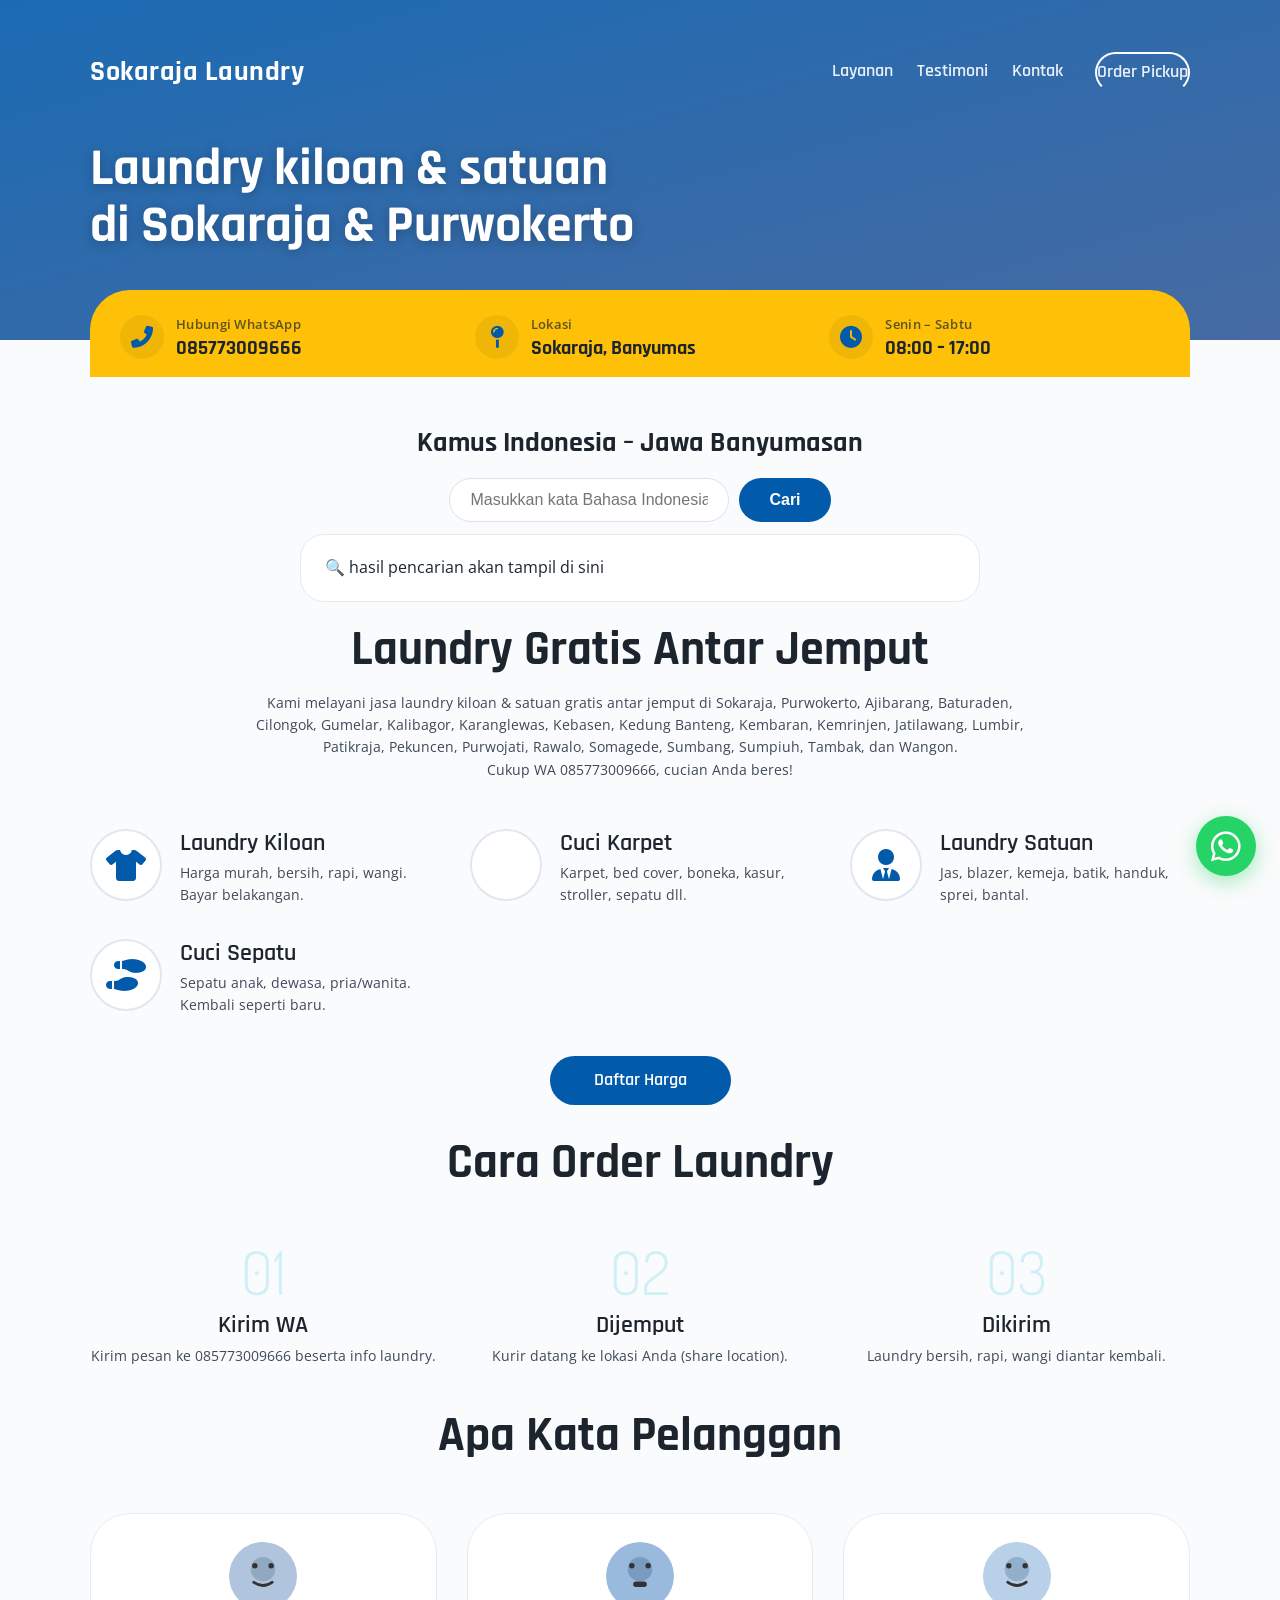
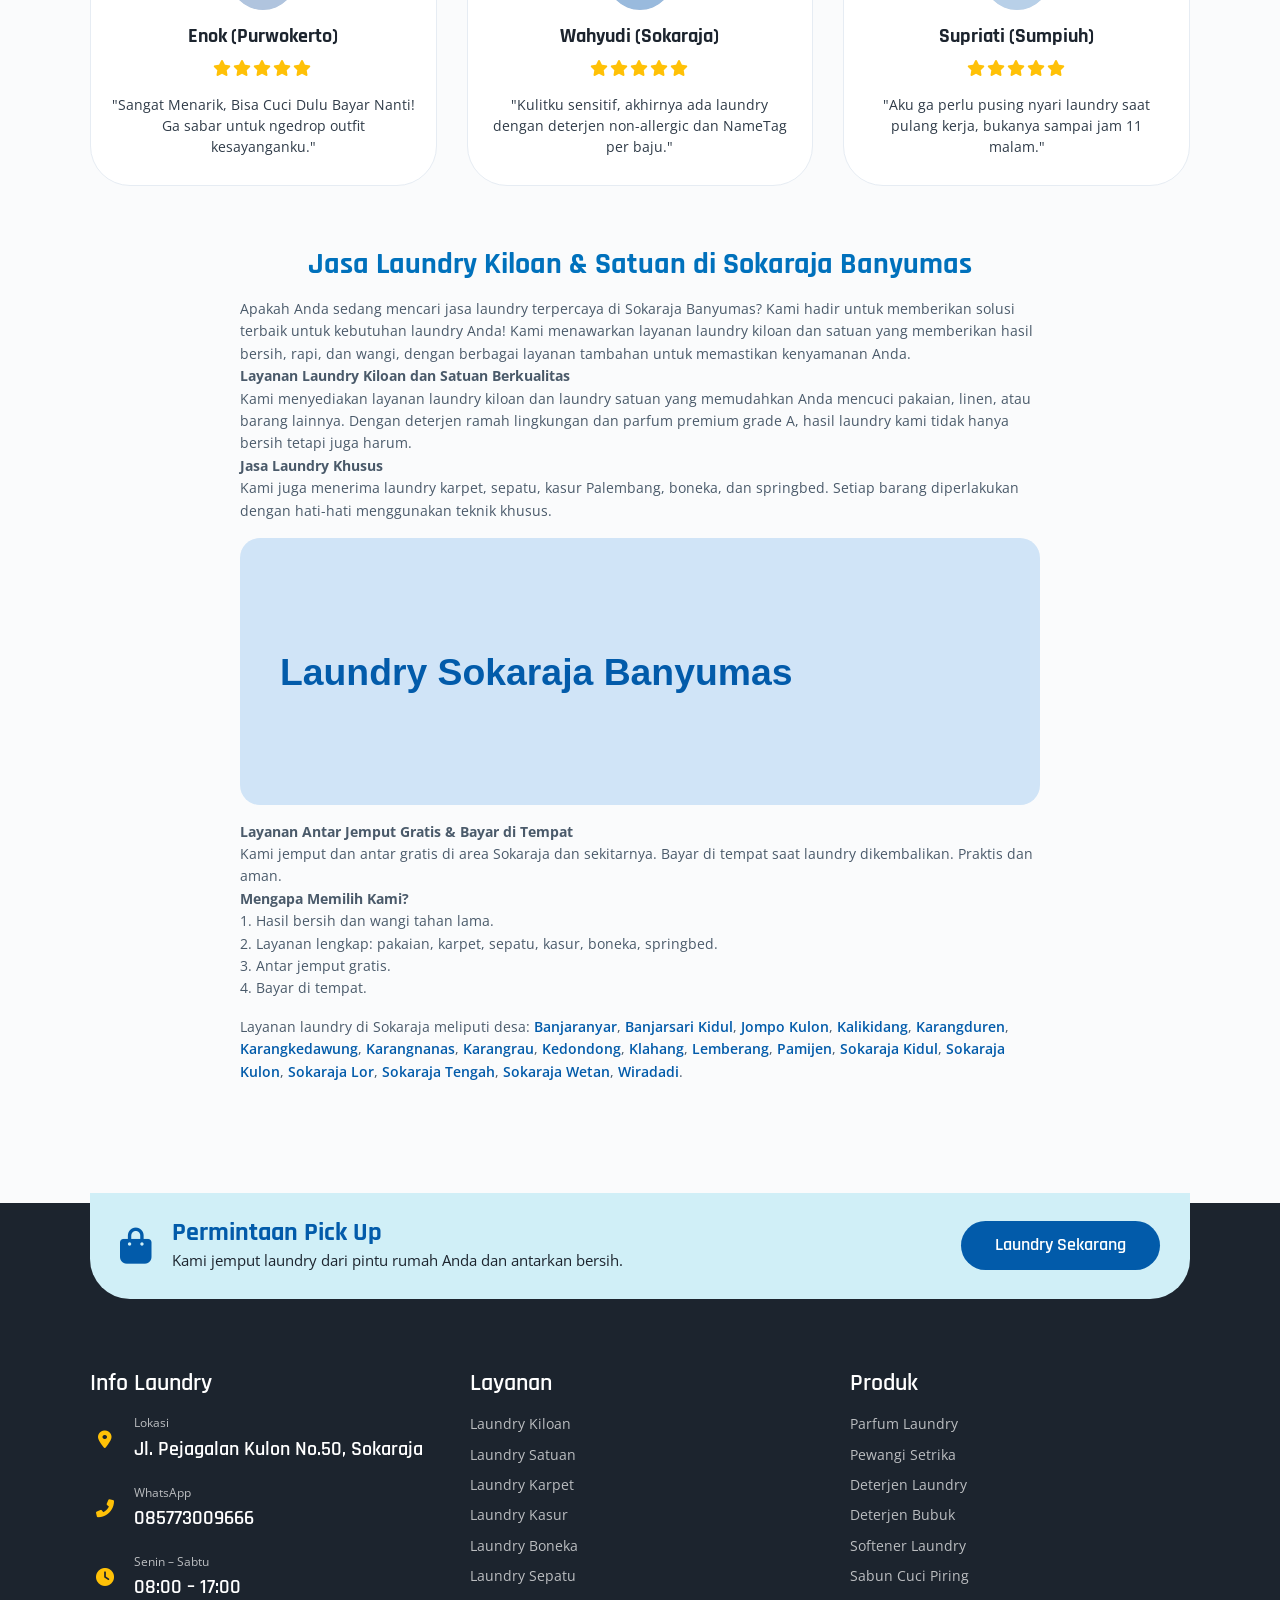
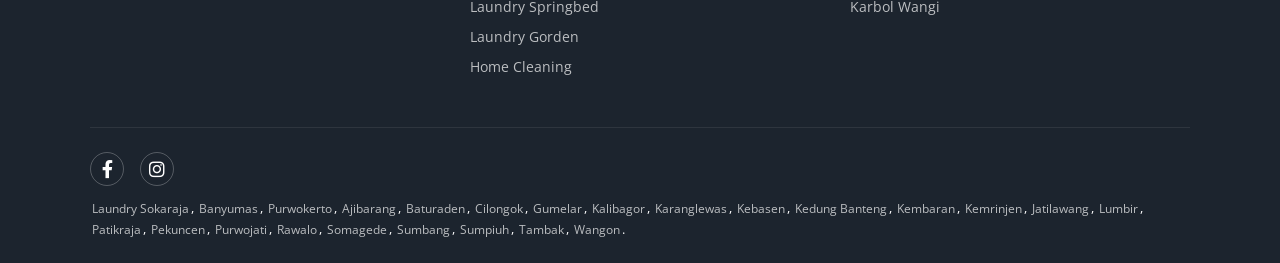
<file: sokarajalaundry/index.html>
<!DOCTYPE html>
<html lang="en">
<head>
  <meta charset="UTF-8" />
  <meta name="viewport" content="width=device-width, initial-scale=1.0" />
  <title>085773009666 · Laundry Kiloan Sokaraja – Purwokerto</title>
  <meta name="description" content="Laundry kiloan & satuan di Sokaraja, Purwokerto, Banyumas. Gratis antar jemput, bayar di tempat, hasil bersih & wangi." />

  <!-- Google Fonts -->
  <link rel="preconnect" href="https://fonts.googleapis.com" />
  <link rel="preconnect" href="https://fonts.gstatic.com" crossorigin />
  <link href="https://fonts.googleapis.com/css2?family=Open+Sans:ital,wght@0,400;0,600;1,400&family=Rajdhani:wght@400;500;600;700&family=Dosis:wght@300;400;600&display=swap" rel="stylesheet" />

  <!-- Font Awesome 6 (free) -->
  <link rel="stylesheet" href="https://cdnjs.cloudflare.com/ajax/libs/font-awesome/6.0.0-beta3/css/all.min.css" />

  <style>
    /* ---------- ROOT & RESET ---------- */
    * {
      margin: 0;
      padding: 0;
      box-sizing: border-box;
    }

    :root {
      --white: #ffffff;
      --lapisblue: #d0eff7;
      --midnightblue: #025baa;
      --darkslight: #1c242e;
      --yellowlight: #ffc107;
      --titleFont: 'Rajdhani', sans-serif;
      --bodyFont: 'Open Sans', sans-serif;
      --dosisFont: 'Dosis', sans-serif;
      --small: 14px;
      --x-small: 18px;
      --x-medium: 20px;
      --medium: 24px;
      --large: 48px;
      --x-large: 52px;
      --xx-large: 60px;
    }

    body {
      font-family: var(--bodyFont);
      font-size: var(--small);
      color: var(--darkslight);
      background: #fafbfc;
      line-height: 1.6;
    }

    a {
      text-decoration: none;
      transition: all 0.2s ease-in-out;
    }
    a:hover {
      text-decoration: none;
    }
    h1, h2, h3, h4, h5, h6 {
      font-family: var(--titleFont);
      font-weight: 600;
      line-height: 1.2;
    }
    img {
      max-width: 100%;
      height: auto;
      display: block;
    }

    .container {
      width: 100%;
      max-width: 1140px;
      margin: 0 auto;
      padding: 0 20px;
    }

    .btn {
      display: inline-block;
      font-family: var(--titleFont);
      font-weight: 600;
      padding: 8px 28px;
      border-radius: 40px;
      border: none;
      background: var(--midnightblue);
      color: var(--white);
      font-size: var(--x-small);
      cursor: pointer;
      transition: 0.2s;
      text-align: center;
    }
    .btn:hover {
      background: var(--yellowlight);
      color: var(--darkslight);
      box-shadow: 0 6px 14px rgba(0,0,0,0.12);
    }
    .btn-outline-light {
      background: transparent;
      border: 2px solid var(--white);
      color: var(--white);
    }
    .btn-outline-light:hover {
      background: var(--white);
      color: var(--midnightblue);
      border-color: var(--white);
    }

    /* ---------- NAVBAR ---------- */
    .site-header {
      display: flex;
      flex-direction: column;
      justify-content: center;
      background: url('[data-uri]') no-repeat center/cover;
      min-height: 340px;
      position: relative;
    }
    .site-header2 {
      min-height: 120px;
      background: var(--midnightblue);
    }

    .navbar {
      display: flex;
      align-items: center;
      justify-content: space-between;
      padding: 16px 0;
      flex-wrap: wrap;
      position: relative;
      z-index: 10;
    }
    .navbar-brand {
      font-size: 28px;
      font-weight: 700;
      color: var(--white);
      font-family: var(--titleFont);
      letter-spacing: 0.5px;
    }
    .navbar-brand:hover { color: var(--white); }

    .nav-toggle {
      background: rgba(255,255,255,0.15);
      border: none;
      color: white;
      font-size: 26px;
      padding: 4px 14px;
      border-radius: 40px;
      cursor: pointer;
      display: none;
    }

    .nav-menu {
      display: flex;
      align-items: center;
      gap: 12px 24px;
      flex-wrap: wrap;
    }
    .nav-menu a {
      color: rgba(255,255,255,0.9);
      font-weight: 600;
      font-size: var(--x-small);
      font-family: var(--titleFont);
      padding: 4px 0;
      border-bottom: 2px solid transparent;
    }
    .nav-menu a:hover {
      color: var(--yellowlight);
      border-bottom-color: var(--yellowlight);
    }
    .nav-menu .btn {
      margin-left: 8px;
    }

    /* caption */
    .caption {
      padding: 30px 0 50px;
      flex: 1;
      display: flex;
      align-items: center;
    }
    .caption h1 {
      font-size: var(--x-large);
      color: white;
      line-height: 1.1;
      font-weight: 700;
      text-shadow: 0 2px 12px rgba(0,0,0,0.25);
      max-width: 700px;
    }

    /* ---------- INFOBAR ---------- */
    .infobar {
      margin-top: -50px;
      position: relative;
      z-index: 5;
    }
    .infobar-inner {
      background: var(--yellowlight);
      border-radius: 40px 40px 0 0;
      padding: 24px 30px 16px;
      display: grid;
      grid-template-columns: repeat(auto-fit, minmax(180px, 1fr));
      gap: 16px 24px;
    }
    .info-card {
      display: flex;
      align-items: center;
      gap: 12px;
    }
    .info-card .icon {
      width: 44px;
      height: 44px;
      background: rgba(0,0,0,0.06);
      border-radius: 60px;
      display: flex;
      align-items: center;
      justify-content: center;
      font-size: 22px;
      color: var(--midnightblue);
      flex-shrink: 0;
    }
    .info-card .label {
      font-size: 13px;
      opacity: 0.7;
      font-weight: 600;
      letter-spacing: 0.3px;
    }
    .info-card .value {
      font-weight: 700;
      font-size: var(--x-medium);
      font-family: var(--titleFont);
      color: var(--darkslight);
      line-height: 1.3;
    }

    /* ---------- CONTENT SECTIONS ---------- */
    .site-content {
      padding: 50px 0 80px;
    }

    .text-section {
      text-align: center;
      margin-bottom: 48px;
    }
    .text-section .title-section {
      font-size: var(--large);
      font-weight: 700;
      margin-bottom: 12px;
    }
    .text-section p {
      max-width: 780px;
      margin: 0 auto;
      color: #3d4958;
    }

    /* services grid */
    .services-grid {
      display: grid;
      grid-template-columns: repeat(auto-fit, minmax(260px, 1fr));
      gap: 32px 40px;
      margin: 30px 0 40px;
    }
    .service-item {
      display: flex;
      align-items: flex-start;
      gap: 18px;
    }
    .service-item .icon {
      width: 72px;
      height: 72px;
      border: 2px solid #e0e7ee;
      border-radius: 60px;
      display: flex;
      align-items: center;
      justify-content: center;
      flex-shrink: 0;
      font-size: 32px;
      color: var(--midnightblue);
      background: white;
    }
    .service-item h4 {
      font-size: var(--medium);
      font-weight: 600;
      margin-bottom: 4px;
    }
    .service-item p {
      font-size: 14px;
      color: #3f4a58;
    }

    /* order steps */
    .order-steps {
      display: grid;
      grid-template-columns: repeat(auto-fit, minmax(180px, 1fr));
      gap: 30px;
      margin: 20px 0 40px;
    }
    .step {
      text-align: center;
    }
    .step .number {
      font-family: var(--dosisFont);
      font-size: var(--xx-large);
      font-weight: 300;
      color: var(--lapisblue);
      line-height: 1;
    }
    .step h5 {
      font-size: var(--medium);
      font-weight: 600;
      margin: 10px 0 6px;
    }
    .step p {
      font-size: 14px;
      color: #3d4a58;
    }

    /* testimonials */
    .testimonial-grid {
      display: grid;
      grid-template-columns: repeat(auto-fit, minmax(240px, 1fr));
      gap: 30px;
    }
    .testimonial-card {
      background: white;
      border-radius: 40px;
      border: 1px solid #e6ecf3;
      padding: 28px 18px;
      text-align: center;
      transition: 0.2s;
    }
    .testimonial-card:hover { box-shadow: 0 12px 28px rgba(0,0,0,0.04); }
    .testimonial-card img {
      width: 68px;
      height: 68px;
      border-radius: 60px;
      object-fit: cover;
      margin: 0 auto 10px;
      background: #d0dbe8;
    }
    .testimonial-card .name {
      font-weight: 700;
      font-size: var(--x-medium);
      font-family: var(--titleFont);
    }
    .testimonial-card .stars {
      color: var(--yellowlight);
      font-size: 16px;
      margin: 4px 0 12px;
      letter-spacing: 2px;
    }
    .testimonial-card .quote {
      font-size: 14px;
      color: #2f3b48;
      line-height: 1.5;
    }

    /* ---------- FOOTER ---------- */
    .site-footer {
      background: var(--darkslight);
      color: white;
      padding-top: 40px;
    }

    .action-bar {
      margin-top: -50px;
      margin-bottom: 40px;
    }
    .action-inner {
      background: var(--lapisblue);
      border-radius: 0 0 40px 40px;
      padding: 24px 30px;
      display: flex;
      flex-wrap: wrap;
      align-items: center;
      justify-content: space-between;
      gap: 16px 20px;
    }
    .action-inner .left {
      display: flex;
      align-items: center;
      gap: 20px;
    }
    .action-inner .left .icon {
      font-size: 36px;
      color: var(--midnightblue);
    }
    .action-inner .left .title {
      font-size: 26px;
      font-weight: 700;
      color: var(--midnightblue);
      font-family: var(--titleFont);
      line-height: 1.1;
    }
    .action-inner .left .desc {
      color: var(--darkslight);
      font-size: 15px;
    }
    .action-inner .btn {
      background: var(--midnightblue);
      color: white;
      font-size: var(--x-small);
      padding: 10px 34px;
    }
    .action-inner .btn:hover {
      background: var(--yellowlight);
      color: var(--darkslight);
    }

    .footer-widgets {
      display: grid;
      grid-template-columns: repeat(auto-fit, minmax(190px, 1fr));
      gap: 40px;
      padding: 30px 0 40px;
    }
    .footer-widgets h4 {
      font-size: var(--medium);
      font-weight: 600;
      margin-bottom: 16px;
    }
    .footer-widgets ul {
      list-style: none;
      padding: 0;
    }
    .footer-widgets ul li {
      margin-bottom: 8px;
    }
    .footer-widgets ul li a {
      color: rgba(255,255,255,0.7);
      font-size: 14px;
    }
    .footer-widgets ul li a:hover { color: var(--yellowlight); }

    .footer-contact .media {
      display: flex;
      align-items: center;
      gap: 14px;
      margin-bottom: 18px;
    }
    .footer-contact .media .icon {
      width: 30px;
      text-align: center;
      font-size: 18px;
      color: var(--yellowlight);
    }
    .footer-contact .media .body .label {
      font-size: 12px;
      opacity: 0.7;
    }
    .footer-contact .media .body .value {
      font-weight: 600;
      font-size: var(--x-medium);
      font-family: var(--titleFont);
    }

    .footer-bottom {
      border-top: 1px solid rgba(255,255,255,0.08);
      padding: 24px 0;
      display: flex;
      flex-wrap: wrap;
      justify-content: space-between;
      align-items: center;
      gap: 12px;
      font-size: 13px;
    }
    .footer-bottom .socials {
      display: flex;
      gap: 16px;
    }
    .footer-bottom .socials a {
      color: white;
      font-size: 18px;
      width: 34px;
      height: 34px;
      border: 1px solid rgba(255,255,255,0.25);
      border-radius: 60px;
      display: flex;
      align-items: center;
      justify-content: center;
    }
    .footer-bottom .socials a:hover {
      background: var(--midnightblue);
      border-color: var(--midnightblue);
    }
    .footer-bottom .copyright a {
      color: rgba(255,255,255,0.7);
      font-size: 12px;
      margin: 0 2px;
    }
    .footer-bottom .copyright a:hover { color: var(--yellowlight); }

    /* ---------- PAGE TITLE (sokaraja.html style) ---------- */
    .page-title {
      text-align: center;
      margin: 30px 0 40px;
    }
    .page-title .lead {
      font-size: 30px;
      color: #0071BC;
      font-weight: 700;
      font-family: var(--titleFont);
    }
    .page-title .sublead {
      font-size: 14px;
      color: #4a5a6a;
      text-align: left;
      max-width: 800px;
      margin: 16px auto;
    }
    .page-title .sublead a {
      color: var(--midnightblue);
      font-weight: 600;
    }
    .page-title .sublead a:hover { color: var(--yellowlight); }

    /* ---------- KAMUS (Banyumasan) ---------- */
    .search-box {
      display: flex;
      flex-wrap: wrap;
      gap: 10px;
      justify-content: center;
      margin: 18px 0 12px;
    }
    .search-box input {
      padding: 12px 20px;
      border-radius: 60px;
      border: 1px solid #dce3ec;
      width: 280px;
      max-width: 80%;
      font-size: 16px;
      outline: none;
      transition: 0.2s;
    }
    .search-box input:focus { border-color: var(--midnightblue); box-shadow: 0 0 0 3px rgba(2,91,170,0.12); }
    .search-box button {
      padding: 12px 30px;
      border-radius: 60px;
      border: none;
      background: var(--midnightblue);
      color: white;
      font-weight: 700;
      font-size: 16px;
      cursor: pointer;
      transition: 0.2s;
    }
    .search-box button:hover { background: var(--yellowlight); color: var(--darkslight); }
    .result {
      background: white;
      padding: 20px 24px;
      border-radius: 24px;
      border: 1px solid #e3eaf2;
      margin: 8px auto;
      max-width: 680px;
      text-align: left;
      font-size: 16px;
      min-height: 50px;
    }

    /* ---------- RESPONSIVE ---------- */
    @media (max-width: 992px) {
      :root { --large: 40px; --x-large: 42px; --xx-large: 50px; }
      .infobar-inner { grid-template-columns: 1fr 1fr; }
    }
    @media (max-width: 768px) {
      .nav-toggle { display: inline-block; }
      .nav-menu {
        display: none;
        width: 100%;
        flex-direction: column;
        align-items: flex-start;
        background: var(--midnightblue);
        padding: 18px 20px;
        border-radius: 20px;
        margin-top: 12px;
        gap: 6px;
      }
      .nav-menu.open { display: flex; }
      .nav-menu a { width: 100%; padding: 6px 0; }
      .nav-menu .btn { width: 100%; text-align: center; margin-left: 0; }
      .infobar-inner { grid-template-columns: 1fr; }
      .action-inner { flex-direction: column; text-align: center; }
      .action-inner .left { flex-direction: column; }
      .site-header { min-height: 280px; }
      .caption h1 { font-size: 32px; }
    }
    @media (max-width: 480px) {
      .service-item { flex-direction: column; align-items: center; text-align: center; }
      .testimonial-card { padding: 20px 12px; }
    }

    /* ---------- WA FLOATING (custom) ---------- */
    .wa-float {
      position: fixed;
      bottom: 24px;
      right: 24px;
      z-index: 99999;
      display: flex;
      flex-direction: column;
      align-items: flex-end;
      gap: 12px;
    }
    .wa-panel {
      background: white;
      border-radius: 24px;
      box-shadow: 0 12px 36px rgba(0,0,0,0.15);
      padding: 20px 22px 18px;
      width: 320px;
      max-width: 88vw;
      display: none;
      border: 1px solid #e6ecf5;
    }
    .wa-panel.open { display: block; }
    .wa-panel .header {
      display: flex;
      justify-content: space-between;
      align-items: center;
      margin-bottom: 12px;
    }
    .wa-panel .header h4 {
      font-size: 18px;
      font-weight: 700;
      color: #0a2a3b;
    }
    .wa-panel .header h4 i { color: #25D366; margin-right: 8px; }
    .wa-panel .header button {
      background: none;
      border: none;
      font-size: 22px;
      color: #8b9bb0;
      cursor: pointer;
    }
    .wa-panel form input,
    .wa-panel form select,
    .wa-panel form textarea {
      width: 100%;
      padding: 10px 14px;
      border: 1px solid #dce3ec;
      border-radius: 40px;
      font-size: 14px;
      margin-bottom: 10px;
      outline: none;
      background: #f8fafc;
      transition: 0.15s;
    }
    .wa-panel form input:focus,
    .wa-panel form select:focus,
    .wa-panel form textarea:focus { border-color: var(--midnightblue); background: white; }
    .wa-panel form button {
      width: 100%;
      padding: 12px;
      border: none;
      border-radius: 60px;
      background: #25D366;
      color: white;
      font-weight: 700;
      font-size: 16px;
      cursor: pointer;
      transition: 0.2s;
    }
    .wa-panel form button:hover { background: #1ebe5a; }
    .wa-bubble {
      background: #25D366;
      width: 60px;
      height: 60px;
      border-radius: 60px;
      display: flex;
      align-items: center;
      justify-content: center;
      font-size: 34px;
      color: white;
      box-shadow: 0 6px 20px rgba(37,211,102,0.4);
      cursor: pointer;
      transition: 0.2s;
    }
    .wa-bubble:hover { transform: scale(1.04); background: #20b85a; }
  </style>
</head>
<body>

<!-- ========== HEADER ========== -->
<header class="site-header" id="top">
  <div class="container">
    <nav class="navbar">
      <a href="#" class="navbar-brand">Sokaraja Laundry</a>
      <button class="nav-toggle" id="navToggle"><i class="fas fa-bars"></i></button>
      <div class="nav-menu" id="navMenu">
        <a href="#layanan">Layanan</a>
        <a href="#testimoni">Testimoni</a>
        <a href="#kontak">Kontak</a>
        <a href="#order" class="btn btn-outline-light">Order Pickup</a>
      </div>
    </nav>
    <div class="caption">
      <h1>Laundry kiloan &amp; satuan <br/>di Sokaraja &amp; Purwokerto</h1>
    </div>
  </div>
</header>

<!-- ========== INFOBAR ========== -->
<div class="infobar">
  <div class="container">
    <div class="infobar-inner">
      <div class="info-card"><div class="icon"><i class="fas fa-phone-alt"></i></div><div><div class="label">Hubungi WhatsApp</div><div class="value">085773009666</div></div></div>
      <div class="info-card"><div class="icon"><i class="fas fa-map-pin"></i></div><div><div class="label">Lokasi</div><div class="value">Sokaraja, Banyumas</div></div></div>
      <div class="info-card"><div class="icon"><i class="fas fa-clock"></i></div><div><div class="label">Senin – Sabtu</div><div class="value">08:00 – 17:00</div></div></div>
    </div>
  </div>
</div>

<!-- ========== SITE CONTENT ========== -->
<main class="site-content">

  <!-- Kamus Banyumasan (dari index) -->
  <div class="container">
    <div style="text-align:center; margin-bottom: 20px;">
      <h3 style="font-size:28px; font-weight:700;">Kamus Indonesia – Jawa Banyumasan</h3>
      <div class="search-box">
        <input type="text" id="searchInput" placeholder="Masukkan kata Bahasa Indonesia" />
        <button id="searchButton">Cari</button>
      </div>
      <div id="result" class="result">🔍 hasil pencarian akan tampil di sini</div>
    </div>
  </div>

  <!-- Layanan -->
  <div class="container" id="layanan">
    <div class="text-section">
      <h3 class="title-section">Laundry Gratis Antar Jemput</h3>
      <p>Kami melayani jasa laundry kiloan &amp; satuan gratis antar jemput di Sokaraja, Purwokerto, Ajibarang, Baturaden, Cilongok, Gumelar, Kalibagor, Karanglewas, Kebasen, Kedung Banteng, Kembaran, Kemrinjen, Jatilawang, Lumbir, Patikraja, Pekuncen, Purwojati, Rawalo, Somagede, Sumbang, Sumpiuh, Tambak, dan Wangon.<br/>Cukup WA 085773009666, cucian Anda beres!</p>
    </div>
    <div class="services-grid">
      <div class="service-item"><div class="icon"><i class="fas fa-tshirt"></i></div><div><h4>Laundry Kiloan</h4><p>Harga murah, bersih, rapi, wangi. Bayar belakangan.</p></div></div>
      <div class="service-item"><div class="icon"><i class="fas fa-carpet"></i></div><div><h4>Cuci Karpet</h4><p>Karpet, bed cover, boneka, kasur, stroller, sepatu dll.</p></div></div>
      <div class="service-item"><div class="icon"><i class="fas fa-user-tie"></i></div><div><h4>Laundry Satuan</h4><p>Jas, blazer, kemeja, batik, handuk, sprei, bantal.</p></div></div>
      <div class="service-item"><div class="icon"><i class="fas fa-shoe-prints"></i></div><div><h4>Cuci Sepatu</h4><p>Sepatu anak, dewasa, pria/wanita. Kembali seperti baru.</p></div></div>
    </div>
    <div style="text-align:center; margin:10px 0 30px;"><a href="https://wa.me/6285773009666" class="btn" style="font-size:18px; padding:10px 44px;">Daftar Harga</a></div>
  </div>

  <!-- Cara Order -->
  <div class="container" id="order">
    <div class="text-section"><h3 class="title-section">Cara Order Laundry</h3></div>
    <div class="order-steps">
      <div class="step"><div class="number">01</div><h5>Kirim WA</h5><p>Kirim pesan ke 085773009666 beserta info laundry.</p></div>
      <div class="step"><div class="number">02</div><h5>Dijemput</h5><p>Kurir datang ke lokasi Anda (share location).</p></div>
      <div class="step"><div class="number">03</div><h5>Dikirim</h5><p>Laundry bersih, rapi, wangi diantar kembali.</p></div>
    </div>
  </div>

  <!-- Testimoni -->
  <div class="container" id="testimoni">
    <div class="text-section"><h3 class="title-section">Apa Kata Pelanggan</h3></div>
    <div class="testimonial-grid">
      <div class="testimonial-card">
        <img src="data:image/svg+xml,%3Csvg xmlns='http://www.w3.org/2000/svg' width='68' height='68' viewBox='0 0 100 100'%3E%3Ccircle cx='50' cy='50' r='50' fill='%23b0c4de'/%3E%3Ccircle cx='50' cy='40' r='18' fill='%2390a8c0'/%3E%3Ccircle cx='38' cy='35' r='4' fill='%23333'/%3E%3Ccircle cx='62' cy='35' r='4' fill='%23333'/%3E%3Cpath d='M35 58 Q50 70 65 58' stroke='%23333' stroke-width='4' fill='none'/%3E%3C/svg%3E" alt="Enok" />
        <div class="name">Enok (Purwokerto)</div>
        <div class="stars"><i class="fas fa-star"></i><i class="fas fa-star"></i><i class="fas fa-star"></i><i class="fas fa-star"></i><i class="fas fa-star"></i></div>
        <div class="quote">"Sangat Menarik, Bisa Cuci Dulu Bayar Nanti! Ga sabar untuk ngedrop outfit kesayanganku."</div>
      </div>
      <div class="testimonial-card">
        <img src="data:image/svg+xml,%3Csvg xmlns='http://www.w3.org/2000/svg' width='68' height='68' viewBox='0 0 100 100'%3E%3Ccircle cx='50' cy='50' r='50' fill='%2399badd'/%3E%3Ccircle cx='50' cy='40' r='18' fill='%237a9bbf'/%3E%3Ccircle cx='38' cy='35' r='4' fill='%23333'/%3E%3Ccircle cx='62' cy='35' r='4' fill='%23333'/%3E%3Crect x='40' y='58' width='20' height='8' rx='4' fill='%23333'/%3E%3C/svg%3E" alt="Wahyudi" />
        <div class="name">Wahyudi (Sokaraja)</div>
        <div class="stars"><i class="fas fa-star"></i><i class="fas fa-star"></i><i class="fas fa-star"></i><i class="fas fa-star"></i><i class="fas fa-star"></i></div>
        <div class="quote">"Kulitku sensitif, akhirnya ada laundry dengan deterjen non-allergic dan NameTag per baju."</div>
      </div>
      <div class="testimonial-card">
        <img src="data:image/svg+xml,%3Csvg xmlns='http://www.w3.org/2000/svg' width='68' height='68' viewBox='0 0 100 100'%3E%3Ccircle cx='50' cy='50' r='50' fill='%23b8d0e8'/%3E%3Ccircle cx='50' cy='40' r='18' fill='%2392b0cc'/%3E%3Ccircle cx='38' cy='35' r='4' fill='%23333'/%3E%3Ccircle cx='62' cy='35' r='4' fill='%23333'/%3E%3Cpath d='M35 58 Q50 70 65 58' stroke='%23333' stroke-width='4' fill='none'/%3E%3C/svg%3E" alt="Supriati" />
        <div class="name">Supriati (Sumpiuh)</div>
        <div class="stars"><i class="fas fa-star"></i><i class="fas fa-star"></i><i class="fas fa-star"></i><i class="fas fa-star"></i><i class="fas fa-star"></i></div>
        <div class="quote">"Aku ga perlu pusing nyari laundry saat pulang kerja, bukanya sampai jam 11 malam."</div>
      </div>
    </div>
  </div>

  <!-- halaman sokaraja (deskripsi panjang) -->
  <div class="container" style="margin-top:60px;">
    <div class="page-title">
      <h2 class="lead">Jasa Laundry Kiloan &amp; Satuan di Sokaraja Banyumas</h2>
      <div class="sublead">
        <p>Apakah Anda sedang mencari jasa laundry terpercaya di Sokaraja Banyumas? Kami hadir untuk memberikan solusi terbaik untuk kebutuhan laundry Anda! Kami menawarkan layanan laundry kiloan dan satuan yang memberikan hasil bersih, rapi, dan wangi, dengan berbagai layanan tambahan untuk memastikan kenyamanan Anda.</p>
        <p><strong>Layanan Laundry Kiloan dan Satuan Berkualitas</strong><br/>Kami menyediakan layanan laundry kiloan dan laundry satuan yang memudahkan Anda mencuci pakaian, linen, atau barang lainnya. Dengan deterjen ramah lingkungan dan parfum premium grade A, hasil laundry kami tidak hanya bersih tetapi juga harum.</p>
        <p><strong>Jasa Laundry Khusus</strong><br/>Kami juga menerima laundry karpet, sepatu, kasur Palembang, boneka, dan springbed. Setiap barang diperlakukan dengan hati-hati menggunakan teknik khusus.</p>
        <p><img class="responsive" src="data:image/svg+xml,%3Csvg xmlns='http://www.w3.org/2000/svg' width='600' height='200' viewBox='0 0 600 200'%3E%3Crect width='600' height='200' fill='%23d0e4f7'/%3E%3Ctext x='30' y='110' font-family='Arial' font-size='28' fill='%23025baa' font-weight='bold'%3E Laundry Sokaraja Banyumas %3C/text%3E%3C/svg%3E" alt="Laundry Sokaraja" style="width:100%; border-radius:20px; margin:16px 0;" /></p>
        <p><strong>Layanan Antar Jemput Gratis &amp; Bayar di Tempat</strong><br/>Kami jemput dan antar gratis di area Sokaraja dan sekitarnya. Bayar di tempat saat laundry dikembalikan. Praktis dan aman.</p>
        <p><strong>Mengapa Memilih Kami?</strong><br/>1. Hasil bersih dan wangi tahan lama.<br/>2. Layanan lengkap: pakaian, karpet, sepatu, kasur, boneka, springbed.<br/>3. Antar jemput gratis.<br/>4. Bayar di tempat.</p>
        <p style="margin-top:16px;">Layanan laundry di Sokaraja meliputi desa: <a href="#">Banjaranyar</a>, <a href="#">Banjarsari Kidul</a>, <a href="#">Jompo Kulon</a>, <a href="#">Kalikidang</a>, <a href="#">Karangduren</a>, <a href="#">Karangkedawung</a>, <a href="#">Karangnanas</a>, <a href="#">Karangrau</a>, <a href="#">Kedondong</a>, <a href="#">Klahang</a>, <a href="#">Lemberang</a>, <a href="#">Pamijen</a>, <a href="#">Sokaraja Kidul</a>, <a href="#">Sokaraja Kulon</a>, <a href="#">Sokaraja Lor</a>, <a href="#">Sokaraja Tengah</a>, <a href="#">Sokaraja Wetan</a>, <a href="#">Wiradadi</a>.</p>
      </div>
    </div>
  </div>
</main>

<!-- ========== FOOTER ========== -->
<footer class="site-footer" id="kontak">
  <div class="container">
    <!-- action bar -->
    <div class="action-bar">
      <div class="action-inner">
        <div class="left">
          <div class="icon"><i class="fas fa-shopping-bag"></i></div>
          <div><div class="title">Permintaan Pick Up</div><div class="desc">Kami jemput laundry dari pintu rumah Anda dan antarkan bersih.</div></div>
        </div>
        <a href="https://wa.me/6285773009666" class="btn">Laundry Sekarang</a>
      </div>
    </div>

    <!-- widgets -->
    <div class="footer-widgets">
      <div class="footer-contact">
        <h4>Info Laundry</h4>
        <div class="media"><div class="icon"><i class="fas fa-map-marker-alt"></i></div><div class="body"><div class="label">Lokasi</div><div class="value">Jl. Pejagalan Kulon No.50, Sokaraja</div></div></div>
        <div class="media"><div class="icon"><i class="fas fa-phone-alt"></i></div><div class="body"><div class="label">WhatsApp</div><div class="value">085773009666</div></div></div>
        <div class="media"><div class="icon"><i class="fas fa-clock"></i></div><div class="body"><div class="label">Senin – Sabtu</div><div class="value">08:00 – 17:00</div></div></div>
      </div>
      <div>
        <h4>Layanan</h4>
        <ul><li><a href="#">Laundry Kiloan</a></li><li><a href="#">Laundry Satuan</a></li><li><a href="#">Laundry Karpet</a></li><li><a href="#">Laundry Kasur</a></li><li><a href="#">Laundry Boneka</a></li><li><a href="#">Laundry Sepatu</a></li><li><a href="#">Laundry Springbed</a></li><li><a href="#">Laundry Gorden</a></li><li><a href="#">Home Cleaning</a></li></ul>
      </div>
      <div>
        <h4>Produk</h4>
        <ul><li><a href="#">Parfum Laundry</a></li><li><a href="#">Pewangi Setrika</a></li><li><a href="#">Deterjen Laundry</a></li><li><a href="#">Deterjen Bubuk</a></li><li><a href="#">Softener Laundry</a></li><li><a href="#">Sabun Cuci Piring</a></li><li><a href="#">Karbol Wangi</a></li></ul>
      </div>
    </div>

    <!-- bottom -->
    <div class="footer-bottom">
      <div class="socials">
        <a href="#"><i class="fab fa-facebook-f"></i></a>
        <a href="#"><i class="fab fa-instagram"></i></a>
      </div>
      <div class="copyright">
        <a href="#">Laundry Sokaraja</a>, <a href="#">Banyumas</a>, <a href="#">Purwokerto</a>, <a href="#">Ajibarang</a>, <a href="#">Baturaden</a>, <a href="#">Cilongok</a>, <a href="#">Gumelar</a>, <a href="#">Kalibagor</a>, <a href="#">Karanglewas</a>, <a href="#">Kebasen</a>, <a href="#">Kedung Banteng</a>, <a href="#">Kembaran</a>, <a href="#">Kemrinjen</a>, <a href="#">Jatilawang</a>, <a href="#">Lumbir</a>, <a href="#">Patikraja</a>, <a href="#">Pekuncen</a>, <a href="#">Purwojati</a>, <a href="#">Rawalo</a>, <a href="#">Somagede</a>, <a href="#">Sumbang</a>, <a href="#">Sumpiuh</a>, <a href="#">Tambak</a>, <a href="#">Wangon</a>.
      </div>
    </div>
  </div>
</footer>

<!-- ========== WA FLOATING WIDGET ========== -->
<div class="wa-float">
  <div class="wa-panel" id="waPanel">
    <div class="header"><h4><i class="fab fa-whatsapp"></i>Hubungi WA</h4><button onclick="toggleWa()"><i class="fas fa-times"></i></button></div>
    <form id="waForm">
      <input type="text" placeholder="Nama Lengkap" required id="waNama" />
      <input type="tel" placeholder="Nomor WhatsApp" required id="waNomor" />
      <input type="email" placeholder="Email" required id="waEmail" />
      <select required id="waLokasi"><option value="">Pilih Lokasi</option><option>Sokaraja</option><option>Purwokerto</option><option>Banyumas</option><option>Lainnya</option></select>
      <textarea rows="2" placeholder="Alamat lengkap" required id="waAlamat"></textarea>
      <button type="submit"><i class="fas fa-paper-plane"></i> Kirim & buka WA</button>
    </form>
  </div>
  <div class="wa-bubble" onclick="toggleWa()"><i class="fab fa-whatsapp"></i></div>
</div>

<!-- ========== SCRIPTS ========== -->
<script>
  // nav toggle
  const navToggle = document.getElementById('navToggle');
  const navMenu = document.getElementById('navMenu');
  navToggle.addEventListener('click', () => navMenu.classList.toggle('open'));

  // WA floating toggle
  function toggleWa() {
    const panel = document.getElementById('waPanel');
    panel.classList.toggle('open');
  }

  // WA form handler
  document.getElementById('waForm').addEventListener('submit', function(e) {
    e.preventDefault();
    const nama = document.getElementById('waNama').value.trim();
    const wa = document.getElementById('waNomor').value.trim();
    const email = document.getElementById('waEmail').value.trim();
    const lokasi = document.getElementById('waLokasi').value;
    const alamat = document.getElementById('waAlamat').value.trim();
    if (!nama || !wa || !email || !lokasi || !alamat) return alert('Isi semua kolom!');
    const msg = `Halo kak, saya mau laundry\nNama: ${nama}\nWA: ${wa}\nEmail: ${email}\nLokasi: ${lokasi}\nAlamat: ${alamat}`;
    const url = `https://api.whatsapp.com/send?phone=6285773009666&text=${encodeURIComponent(msg)}`;
    window.open(url, '_blank');
    document.getElementById('waForm').reset();
    document.getElementById('waPanel').classList.remove('open');
  });

  // KAMUS Banyumasan (lengkap)
  const kamus = {
    "abang": "kakang",
    "abu": "awu",
    "ada": "ana",
    "adik": "adi",
    "air": "banyu",
    "air mata": "iluh",
    "air minum matang": "wedang",
    "akan": "arep",
    "akar": "oyot",
    "aku": "aku/enyong/inyong",
    "alasan": "alesan",
    "alis": "alis",
    "almari": "lemari",
    "aman": "aman",
    "ambil": "njiot/njukut",
    "anak": "bocah",
    "angsa": "banyak",
    "anjing": "asu",
    "anting-anting": "suweng",
    "apa": "apa",
    "apa adanya": "apa anane",
    "apabila": "nek",
    "api": "geni",
    "asam": "kecut",
    "asap": "kukus",
    "asin": "asin",
    "asli": "asli",
    "atap rumah": "payon",
    "awan": "lamuk",
    "ayah": "bapak/rama",
    "ayam": "pitik",
    "ayam betina": "babon",
    "ayam jantan": "jago",
    "baca": "waca",
    "bagaimana": "kepriwe/kepriben/keprimen",
    "bahagia": "bungah",
    "bahasa": "basa",
    "baik": "apik",
    "baikan": "wawuh",
    "baju": "klambi",
    "bakar": "obong",
    "bambu": "pring",
    "bangun tidur": "tangi turu",
    "bantu": "mbantu",
    "banyak": "akeh",
    "baris": "baris",
    "baru": "anyar/gres",
    "basah": "teles",
    "batu": "watu",
    "batu bata": "bata",
    "batu kecil": "kerikil/krikil",
    "batu sedang": "gragal",
    "bau": "mambu",
    "bau harum": "mambu wangi",
    "bawah": "ngisor/ngingsor",
    "bawang": "brambang",
    "bayam": "bayem",
    "bayar": "mbayar",
    "bebas": "bebas",
    "begadang": "lek-lekan",
    "bekal": "sangu",
    "belajar": "sinau",
    "belakang": "mburi",
    "belakang rumah": "mburitan",
    "beli": "tuku",
    "belok": "menggok",
    "belum": "durung/urung",
    "belut": "welut",
    "benang jahit": "bolah",
    "benar": "bener",
    "benci": "sengit",
    "beneran": "temenan",
    "bengkok": "mbengkong",
    "bentar": "dela",
    "sebentar": "sedela",
    "berani": "wani/kendel",
    "berapa": "pira",
    "beras": "beras",
    "berat": "abot",
    "berbuah": "woh",
    "berdiri": "ngadeg/ngadek",
    "beri": "aweh",
    "berkelahi": "gelut/tukaran",
    "berkurang": "kalong",
    "bersandar": "lendehan",
    "bersih": "resik",
    "bertambah banyak": "ngakeih",
    "berudu": "kecebong",
    "beruntung": "beja",
    "besar": "gede",
    "besi": "wesi",
    "besok": "ngesuk",
    "betis": "kempol",
    "betul": "bener",
    "bh": "kotang",
    "biar": "men",
    "biarkan": "jorna",
    "biasa": "biasa",
    "bibi": "bulik/lilik",
    "bintang": "lintang",
    "biru": "biru",
    "bisa (racun ular)": "upas",
    "bisa": "bisa dapat",
    "bohong": "nglombo",
    "bola": "bal",
    "boleh": "ulih/entuk",
    "bosan": "bosen",
    "buah": "buah",
    "berak": "eeh/ngising",
    "kencing": "nguyuh/pipis",
    "buat": "gawe",
    "buaya": "baya",
    "buka": "bukak",
    "bukan": "udu",
    "buku": "buku",
    "bulan": "wulan",
    "bulat besar": "mblondo",
    "bulat": "bunder",
    "bulat kecil": "mblindi",
    "bunga": "kembang",
    "bunglon": "blungon",
    "bunyi": "moni",
    "buruk": "elek",
    "burung": "manuk",
    "burung hantu": "horhuk",
    "bus": "bis",
    "busuk": "bacin/mambu",
    "buta": "picek",
    "butuh": "butuh",
    "cabai": "lombok",
    "cabut": "jabud/jabut",
    "cacar": "tanggalen",
    "cacing": "cacing",
    "cambuk": "pecut",
    "cangkul": "pacul",
    "cantik": "ayu",
    "capai": "kesel/sayah",
    "caping": "tudung",
    "capung": "kinjeng",
    "celana": "katok",
    "pakai celana": "katokan",
    "celana dalam": "cawet",
    "cepat": "cepet/banter",
    "cerai": "pegatan",
    "cerdas": "cerdas",
    "cerewet": "crewet",
    "cerita": "crita",
    "ceriwis": "criwis",
    "cermat": "cermat",
    "cicak": "cecek",
    "cicak terbang": "celeret",
    "cicit": "buyut",
    "cincin": "ali-ali",
    "cinta": "seneng/demen",
    "cium": "ambung",
    "coba": "njajal",
    "contoh": "conto",
    "cubit": "ciwit",
    "cucu": "putu",
    "cukup": "cukup",
    "dahulu": "gemien/mbiyen/ndisit/disit",
    "dulu": "gemien/mbiyen/ndisit/disit",
    "dalam": "njero/jero",
    "dan": "karo",
    "dangkal": "cetek",
    "dapur": "pedangan/pawon",
    "darah": "getih",
    "darimana": "kanngendi",
    "datar": "rata",
    "daun": "godong",
    "dekat": "perek",
    "delapan": "wolu",
    "dengar": "krungu",
    "mendengarkan": "ngrungokna",
    "depan": "ngarep",
    "desa": "desa",
    "di": "nang",
    "di mana": "nang ngendi",
    "diam": "meneng",
    "diare": "mencret",
    "dihapus": "dibusek",
    "dikasih": "diwei",
    "diberi": "diwei",
    "dikeluarkan": "ditokna",
    "dikit": "titik",
    "sedikit": "setitik/saipet",
    "dilempar": "dibalang",
    "dilepas": "diculna",
    "dimasuki": "dileboni",
    "dimasukkan": "dilebokna",
    "dingin": "adem",
    "doa": "donga/dunga",
    "dorong": "surung",
    "dua": "loro",
    "dua kali": "pindo/ping pindo",
    "duduk": "njagong",
    "dukuh": "dukuh",
    "dunia": "dunya",
    "durian": "duren",
    "ejek": "mada",
    "empat": "papat",
    "empat kali": "ping papat",
    "enak": "enak",
    "enam": "enem",
    "fungsi": "guna",
    "gajah": "gajah",
    "galak": "galak",
    "ganjil": "ganjil",
    "garam": "uyah",
    "gatal": "gatel",
    "gelang": "gelang",
    "gelap": "peteng",
    "gelas": "gelas",
    "gelisah": "sedih",
    "gempa bumi": "lindu",
    "gemuk": "lemu/gendut",
    "genap": "genep",
    "genteng/genting": "gendeng",
    "gerak": "obah",
    "gerimis": "grimis",
    "gigi": "untu",
    "gigit": "cokot",
    "gila": "gemblung",
    "guna": "kanggo",
    "gunung": "gunung",
    "habis": "entek",
    "hadang": "adang",
    "haid": "men",
    "haji": "kaji",
    "halaman": "ngarepan/latar",
    "halangan": "alangan",
    "halus": "alus",
    "hamil": "meteng",
    "hampa": "ampang",
    "hancur": "ajur/remuk",
    "handuk": "anduk",
    "hangat": "anget",
    "hangus": "geseng",
    "hanya": "mung",
    "hapus": "busek",
    "harga": "rega",
    "hari": "dina",
    "hari raya idul adha": "lebaran kaji/badan kaji/badan besar",
    "hari raya idul fitri": "lebaran/badan",
    "harimau": "macan",
    "harum": "wangi",
    "harus": "kudu",
    "hasil": "kasil",
    "hati": "ati",
    "haus": "ngelak",
    "hebat": "hebat",
    "hemat": "irit",
    "henti": "mandeg",
    "heran": "gumun",
    "hidung": "irung",
    "hidup": "urip",
    "hijau": "ijo",
    "hina": "nista",
    "hisap": "serot",
    "hitam": "ireng",
    "hujan": "udan",
    "hutan": "alas",
    "hutang": "utang",
    "ibu": "biyung/simbok/mamak",
    "ikan": "iwak",
    "ikat/tali": "jiret",
    "ikut": "melu",
    "ikut-ikutan": "tiru-tiru",
    "ilalang": "alang-alang",
    "inap": "inep",
    "indah": "indah",
    "ingat": "emut/eling",
    "teringat": "kemutan/kelingan",
    "ingin": "kepengin",
    "ingus": "umbel",
    "ini": "kie/kye/kiye",
    "injak": "pidek",
    "iris": "rajang",
    "itik": "bebek",
    "itu": "kue/kuwe",
    "jadi": "dadi",
    "jahat": "nakal/jahat/nyengiti",
    "jalan": "dalan",
    "jalan kaki /berjalan": "mlaku",
    "jambu": "jambu",
    "jambu biji": "jambu klutuk",
    "jangan": "aja",
    "jangkrik": "jangkrik",
    "jarang": "jarang",
    "jarum": "dom",
    "jatuh": "tiba",
    "jauh": "adoh",
    "jelas": "genah",
    "jelek": "elek",
    "jembatan": "powotan",
    "jemur": "pe",
    "menjemur": "meme/mepe",
    "jendela": "jendela",
    "jernih": "bening",
    "jeruk": "jeruk",
    "jilbab": "cidung",
    "jinak": "manutan",
    "jongkok": "ndodok",
    "jorok": "jorok",
    "jual": "adol",
    "jumat": "jemuah",
    "kadal": "kadal",
    "kain": "gombal",
    "kakak": "kakang",
    "kakak perempuan": "mbakyu/mbekayu",
    "kakek": "kaki/mbah kakung",
    "kaki": "sikil",
    "kaku": "kaku",
    "kalender": "tanggalan",
    "kali": "ping",
    "kalung": "kalung",
    "kamar": "sentong/kamar",
    "kambing": "wedus",
    "kamis": "kemis",
    "kamu": "kowe/sampeyan",
    "kanan": "tengen",
    "kancing": "benik",
    "kangkung": "kangkung",
    "kapas": "kapuk",
    "kasar": "kasar",
    "kasihan": "melasi",
    "kasti": "kasti",
    "kasur": "kasur",
    "kata": "omong",
    "katak": "kodok",
    "kaya": "sugih",
    "kayu": "kayu",
    "kebanyakan": "kakehen",
    "kebetulan": "ndilalah/sakligane",
    "kecil": "cilik",
    "kecoa": "kecoro",
    "kedondong": "gedondong",
    "kejar": "buru",
    "kelamaan": "kesuwen",
    "kelapa": "kerambil",
    "kelapa muda": "degan",
    "kelelawar": "kampret",
    "kelereng": "dir",
    "kelinci": "trewelu",
    "keluar": "metu",
    "keluarga": "keluarga",
    "kemalaman": "kewengen",
    "kemari/kesini": "mengeneh",
    "kemarin": "wingi",
    "kemasukkan": "kelebon",
    "kencang": "banter/cepet",
    "kencing": "uyuh (kata benda)",
    "nguyuh": "(kata kerja)",
    "kentang": "kentang",
    "kentut": "entut",
    "kenyang": "wareg",
    "kepala": "endas",
    "keras": "atos",
    "kerbau": "kebo",
    "kereta api": "sepur",
    "kering": "garing",
    "kerja": "nyambet gawe",
    "kertas": "kertas",
    "keruh": "butek",
    "ketapang": "ketapang",
    "ketela": "budin",
    "ketela rambat": "muntul",
    "singkong": "budin",
    "keterlaluan": "kebangeten",
    "ketuk": "ndodog",
    "khawatir": "melang-melang",
    "khitan": "sepit",
    "kijang": "kidang",
    "kipas": "tipas",
    "kiri": "kiwe",
    "kompor": "kompor",
    "kondisi": "kahanan",
    "korek": "rek",
    "kotor": "kotor",
    "kotoran dalam hidung": "upil",
    "kotoran dalam telinga": "kopok",
    "kuat": "kuat/rosa",
    "kubis": "kobis",
    "kucing": "kucing",
    "kuda": "jaran",
    "kue": "roti",
    "kulit": "kulit",
    "kumis": "kumis",
    "kunci": "sosi",
    "kuning": "kuning",
    "kupu-kupu": "kupu",
    "kurang": "kurang",
    "kursi": "kursi",
    "kurus": "gering",
    "kutu": "tuma",
    "laba-laba": "nggaranggati",
    "lagi": "maning ( satu lagi : siji maning )",
    "sedang": "lagi ( sedang ngapain: lagi ngapa)",
    "lahir": "lair",
    "lain": "lia",
    "laki-laki": "lanang",
    "lalat": "laler",
    "lama": "sue/suwe, lama sekali : sue banget",
    "lambat": "alon",
    "langit": "langit",
    "lap": "serbed",
    "lapar": "kencot",
    "lari": "mlayu",
    "latihan": "latian",
    "laut": "laut",
    "layang-layang": "layangan",
    "lebah": "tawon",
    "lebar": "amba",
    "lebih": "lewih",
    "leher": "gulu",
    "leher bagian belakang": "gitok",
    "lemas": "lemes",
    "lempar": "balang",
    "lepas": "ucul",
    "lepaskan": "sotna/culna",
    "lidah": "ilat",
    "lidi": "giting",
    "lihat": "deleng",
    "lima": "lima",
    "lincah": "lincah",
    "lingkaran": "bunderan",
    "luar": "njaba",
    "luas": "amba/omber",
    "lubang": "bolongan",
    "luber": "mbludak/mbludag",
    "lucu": "lucu",
    "ludah": "idu",
    "lupa": "kelalen",
    "lurus": "lurus/lempeng",
    "maaf": "ngapura",
    "macam": "macem",
    "magnet": "wesi brani",
    "mahal": "larang",
    "main": "dolan",
    "mainan": "dolanan",
    "maju": "maju",
    "makan": "mangan",
    "makan makanan ringan": "mangan/ngemil",
    "makan nasi": "maem/madang",
    "makannya": "mangane",
    "makanya": "mulane",
    "maklum": "lumrah",
    "malam": "wengi",
    "malas": "bebeh",
    "malu": "isin",
    "mandi": "adus",
    "mangga": "pelem",
    "mangga muda": "pakel",
    "manis": "legi",
    "manja": "aleman",
    "marah": "kesuh",
    "mari": "ayuh",
    "masak": "masak",
    "masak air": "nggodog",
    "masak nasi/beras": "ngliwet",
    "masjid": "mesjid",
    "masuk": "mlebu",
    "mata": "mripat",
    "mata terbuka": "melek",
    "mata terpejam": "merem",
    "matahari": "srengenge",
    "matang": "mateng",
    "meja": "meja",
    "melakukan": "nglakoni",
    "melempar": "mbalang",
    "melihat/menonton": "ndeleng",
    "melotot": "mendelik",
    "memalukan": "ngisin-ngisina",
    "memandikan kerbau": "ngguyang kebo",
    "memarahi": "ngomaih",
    "membaca": "maca",
    "membayar hutang": "mbayar utang/nyaur utang/nyarutang",
    "membelikan": "nukokna",
    "membohongi": "nglomboni",
    "membuat": "gawe",
    "menangis": "nangis",
    "menanti": "nunggoni/ngenteni",
    "menantu": "mantu",
    "menari": "nari",
    "menaruh/meletakkan": "nggletakna",
    "mencabut": "njabud",
    "mencangkul": "macul",
    "mencuci pakaian": "ngumbaih/nyuci",
    "mencuci tangan/kaki": "wisuh/wijik",
    "mendung": "teduh",
    "mengaji": "ngaji",
    "mengapa/kenapa": "nangapa",
    "mengejar": "mburu",
    "mengejek": "madani",
    "mengeluarkan": "ngetokna",
    "menggigit": "nyokot",
    "menggosok": "nggosok",
    "menghampiri": "marani",
    "menghina": "ngina",
    "mengigau": "nglindur",
    "menginap": "nginep",
    "menginjak": "midek",
    "mengiris": "ngrajang",
    "mengkilap": "meling",
    "mengulangi": "mbaleni",
    "menikah": "mbojo",
    "meninggal": "mati",
    "menteskan air mata": "mrebes mili",
    "mentok": "entog",
    "menulis": "nulis",
    "menyebalkan": "nyebeli",
    "menyesal": "getun",
    "menyetrika": "nggosok",
    "merah": "abang",
    "merayakan": "ngrayakna",
    "merpati": "dara",
    "mertua": "mertua",
    "mimpi": "ngimpi",
    "minggu": "minggu/ahad",
    "minta": "njaluk",
    "minum": "ngumbe",
    "minyak": "lenga",
    "misal": "umpama",
    "miskin": "kere",
    "mobil": "montor",
    "muda": "enom",
    "mudah": "gampang/mayar",
    "mudah-mudahan": "moga-moga",
    "semoga": "mog-moga",
    "mulut": "lambe",
    "mundur": "mundur",
    "murah": "murah",
    "musholla": "langgar",
    "musyawarah": "rembugan",
    "naik": "munggah",
    "nakal": "nakal",
    "nama": "jeneng",
    "nanas": "nanas",
    "nangka": "ketewel",
    "nanti": "mengko/engko",
    "nasi": "sega",
    "nenek": "nini/mbah putri",
    "nyala": "murub",
    "nyamuk": "lemut/lemud",
    "nyanyi": "nembang",
    "oleh": "nang",
    "oleh-oleh": "jajan",
    "orang": "wong",
    "padam": "mati",
    "padi": "pari",
    "pagi": "esuk",
    "paha": "pupu",
    "pahit": "pait",
    "pajak": "pajeg",
    "pakde": "tuwa/wa",
    "palsu": "palsu",
    "paman": "paklik/lilik",
    "panas": "panas",
    "panci": "panci",
    "pandai": "pinter",
    "panjang": "dawa",
    "pasir": "wedi",
    "payung": "payung",
    "pecah": "pecah",
    "peci": "kupluk",
    "pegal": "pegel",
    "pegang": "cekel",
    "pekarangan": "karangan",
    "peluk": "rangkul",
    "pembagian": "bagi-bagian",
    "pendam": "pendem",
    "pendek": "cendek",
    "penghapus": "busekan",
    "pengurangan": "kurang-kurangan",
    "penjumlahan": "tambah-tambahan",
    "pepaya": "gandul",
    "perahu": "prau",
    "perempatan": "parapatan",
    "perempuan": "wedon",
    "pergi": "lunga",
    "perintah": "prentah",
    "perkalian": "ping-pingan",
    "pertigaan": "pertelon",
    "perut": "weteng",
    "pesawat terbang": "kapal mabur",
    "pesta": "mayoran",
    "pijat": "pijet",
    "pinjam": "nyelang/nyilih",
    "pintu": "lawang",
    "piring": "piring",
    "pisang": "gedang",
    "pisau": "peso",
    "plastik": "atum",
    "pohon": "wit",
    "pompa air": "sanyo",
    "potong": "ketok",
    "potong rambut": "cukur",
    "pukul": "antem",
    "pulang": "bali/balik",
    "pura-pura": "etok-etok",
    "pusar": "wudel",
    "pusing": "mumet",
    "putih": "putih",
    "rabu": "rebo",
    "ragu-ragu": "manda-mundu",
    "rajin": "sregep",
    "ramah": "ramah",
    "ramai": "rame",
    "rambut": "rambut",
    "rapat": "rapet",
    "rembulan": "wulan",
    "renang": "nglangi",
    "rendah": "endep",
    "rindu": "kangen",
    "ringan": "enteng",
    "roda": "glindingan",
    "ruang tamu": "mbale/bale",
    "rugi": "rugi",
    "rumah": "umah",
    "rumah tikus": "rong",
    "rumput": "suket",
    "rusak": "rusak",
    "sabit": "arit",
    "sabtu": "setu",
    "sabuk": "ban",
    "saja": "bae/tok",
    "sakit": "lara/mriyang",
    "salah": "salah",
    "salak": "salak",
    "saluran irigasi": "kalen",
    "sama/serupa": "pada",
    "sambung": "sambung/sembung",
    "sampah": "sampah",
    "sandal": "srandal/sendal",
    "sapi": "lembu/sapi",
    "satu": "siji",
    "satu kali": "sepisan",
    "saudara": "sedulur/dulur",
    "sawah": "sawah",
    "sayang": "eman",
    "sayur": "jangan",
    "sebab": "sebab",
    "sebal": "sebel",
    "sedang": "lagi",
    "sedih": "sedih",
    "sedikit": "setitik",
    "segar": "seger",
    "seharusnya": "kudune",
    "sejuk": "anyes",
    "sekali": "banget",
    "sekarang": "siki",
    "selamat": "slamet",
    "selasa": "slasa",
    "selesai": "rampung",
    "semangat": "semangat",
    "semangka": "semangka",
    "sembilan": "sanga",
    "sembuh": "mari",
    "sembunyi": "umpetan",
    "semen": "semen",
    "sempat": "kober",
    "sempit": "ciut",
    "semua": "kabeh",
    "semut": "semut",
    "sendiri": "dewek",
    "sendirian": "dewekan",
    "sendok": "sendok",
    "senin": "senen",
    "senjata": "gaman",
    "sentuh": "senggol",
    "sepak bola": "bal-balan",
    "sepeda": "pit",
    "seperempat": "seprapat",
    "sepertiga": "sepertelon",
    "sepi": "sepi",
    "sepuluh": "sepuluh",
    "seratus": "satus",
    "seribu": "sewu",
    "sesat": "sasar",
    "setengah": "separo",
    "siang": "awan",
    "siap": "siap",
    "siapa": "sapa",
    "siram": "grujug",
    "sisa minyak goreng": "jelantah/jerantah",
    "sombong": "sombong",
    "sopan": "sopan",
    "sore": "sore",
    "soto": "soto/sroto",
    "stasiun": "tapsiun",
    "sudah": "wis/uwis",
    "sudut": "pojok",
    "suka": "demen/seneng",
    "sulit": "angel",
    "sumur": "sumur",
    "sungai": "kali",
    "surat": "layang",
    "tahi": "tai",
    "tahi lalat": "andeng-andeng",
    "tahu": "tahu",
    "tahun": "taun",
    "tajam": "landep",
    "takut": "wedi",
    "tamasya": "plesir",
    "tambah": "tambah",
    "tampan": "gagah",
    "tanah": "lemah",
    "tanah liat": "lempung",
    "tangan": "tangan",
    "tangkap": "cekel",
    "tarik": "gered",
    "taruh": "sog",
    "menaruh": "ngesogna",
    "tebal": "kandel",
    "tega": "tegel",
    "telepon": "tilpun/tlepon",
    "televisi": "tivi",
    "telinga": "kuping",
    "telur": "endog",
    "tempat": "nggon/panggonan",
    "tempe": "tempe",
    "tenang": "ayem/tenang",
    "tengah": "tengah",
    "tenggelam": "kemelem",
    "tengkurap": "kemureb",
    "tepi": "pinggir",
    "terang": "padang",
    "terapung": "kemambang",
    "terbang": "mabur",
    "tergesa-gesa": "gugup",
    "tergigit": "kecokot",
    "teriak": "njerit",
    "teriak keras": "nggembor",
    "terima kasih": "kesewun",
    "terinjak": "kepidek",
    "terjepit": "kecepit",
    "terjungkal": "kejungkel",
    "terkapar": "nggletak",
    "terlanjur": "kadung",
    "terminal": "terminal/stamplat",
    "ternyata": "jebule",
    "terpeleset": "kepleset",
    "tersandung": "kesandung",
    "tersesat": "kesasar",
    "tertabrak": "ketabrak",
    "tertangkap": "kecekel",
    "tertawa": "ngguyu",
    "terus": "terus",
    "tetap": "ajeg",
    "tiba-tiba": "ujug-ujug/icir-icir/jog-jog",
    "tidak": "ora",
    "tidak mau": "ora gelem / emoh/ moh",
    "tidur": "turu",
    "tiduran": "turonan",
    "tiga": "telu",
    "tiga kali": "ping telu",
    "tikar": "klasa",
    "tikungan": "penggokan",
    "tikus": "tikus/condol",
    "tinggi": "duwur",
    "tipis": "tipis",
    "toko": "warung",
    "tolong": "tulung",
    "toples": "lodong",
    "truk": "trek",
    "tua": "tua",
    "tubuh": "awak",
    "tujuh": "pitu",
    "tukar": "ijol",
    "tuli": "budeg/budong",
    "tulis": "tulis",
    "tumpah": "wutah",
    "tumpul": "kodol",
    "tunggu": "enteni",
    "tupai": "bajing",
    "turun": "mudun",
    "tutup": "tutup",
    "uang": "duwit/duit",
    "uang kembalian": "jujul",
    "uang saku": "sangu",
    "uban": "uwan",
    "udang": "urang",
    "ujian": "tes",
    "ulang": "balen",
    "ular": "ula",
    "ulat": "uler",
    "untuk": "nggo",
    "untung": "bati",
    "utuh": "wutuh",
    "wajah": "rai",
    "waktu": "wektu",
    "waktu maghrib": "wektu rep",
    "warna": "warna",
    "yaitu": "yakue",
    "yang": "sing",
    "yang lain": "liane",
    "Zaman": "jaman",
    "Ziarah": "nekani/resik/bersih"
  };

  // fungsi pencarian kamus
  function cariKamus() {
    const input = document.getElementById('searchInput');
    const resultDiv = document.getElementById('result');
    const kata = input.value.trim().toLowerCase();
    if (!kata) {
      resultDiv.innerHTML = '🔍 ketik kata bahasa Indonesia';
      return;
    }
    // cari exact match
    if (kamus[kata]) {
      resultDiv.innerHTML = `<strong>${kata}</strong> → ${kamus[kata]}`;
      return;
    }
    // cari partial match (jika kata mengandung salah satu key)
    const keys = Object.keys(kamus);
    const found = keys.filter(key => key.includes(kata) || kata.includes(key));
    if (found.length > 0) {
      let html = `Hasil untuk "<strong>${kata}</strong>":<br/>`;
      found.slice(0, 10).forEach(key => {
        html += `<span style="display:inline-block; margin:4px 8px 4px 0; background:#eef3fa; padding:2px 12px; border-radius:30px; font-size:14px;">${key} → ${kamus[key]}</span>`;
      });
      if (found.length > 10) html += `<br/><small>+ ${found.length - 10} hasil lainnya</small>`;
      resultDiv.innerHTML = html;
    } else {
      resultDiv.innerHTML = `😕 “${kata}” belum ada di kamus. Coba kata lain.`;
    }
  }

  document.getElementById('searchButton').addEventListener('click', cariKamus);
  document.getElementById('searchInput').addEventListener('keypress', function(e) {
    if (e.key === 'Enter') cariKamus();
  });

  // scroll navbar effect
  window.addEventListener('scroll', function() {
    const header = document.querySelector('.site-header');
    if (window.scrollY > 60) header.style.background = '#025baa';
    else header.style.background = '';
  });
</script>

</body>
</html>
</file>
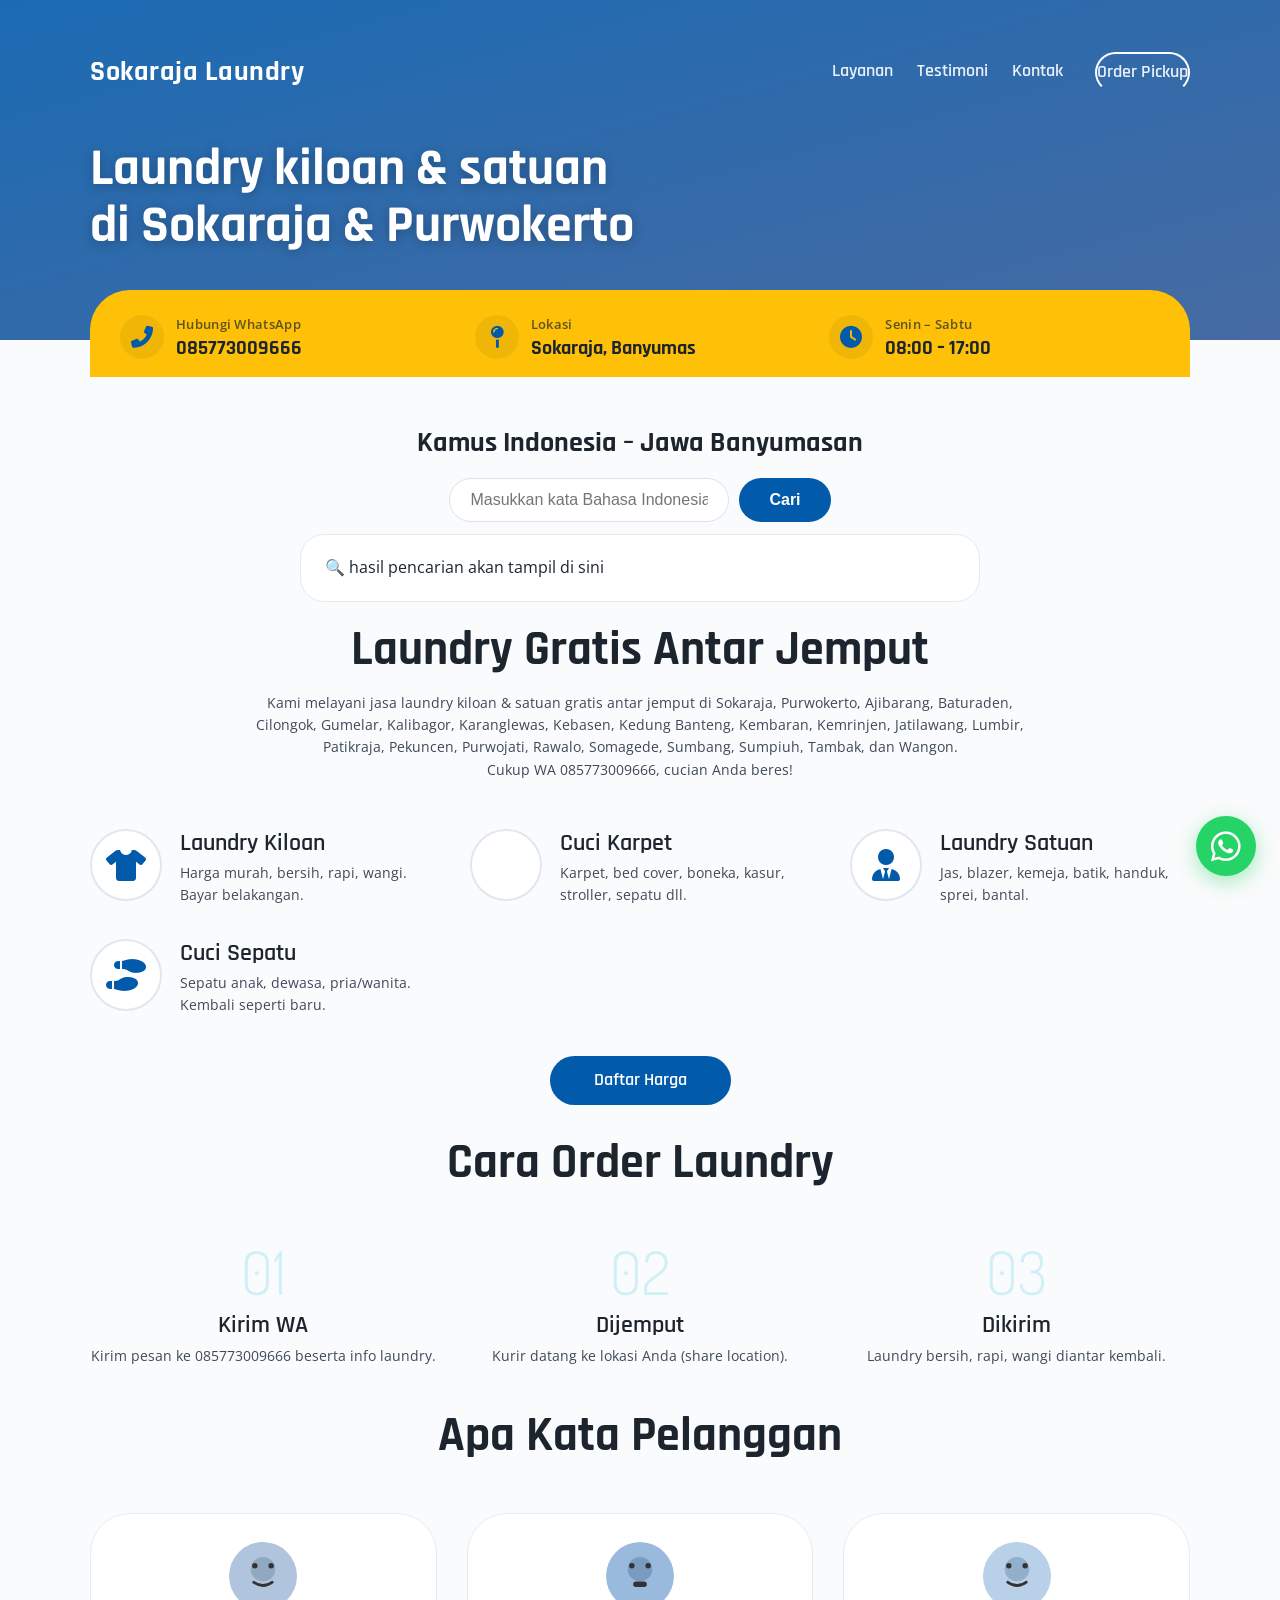
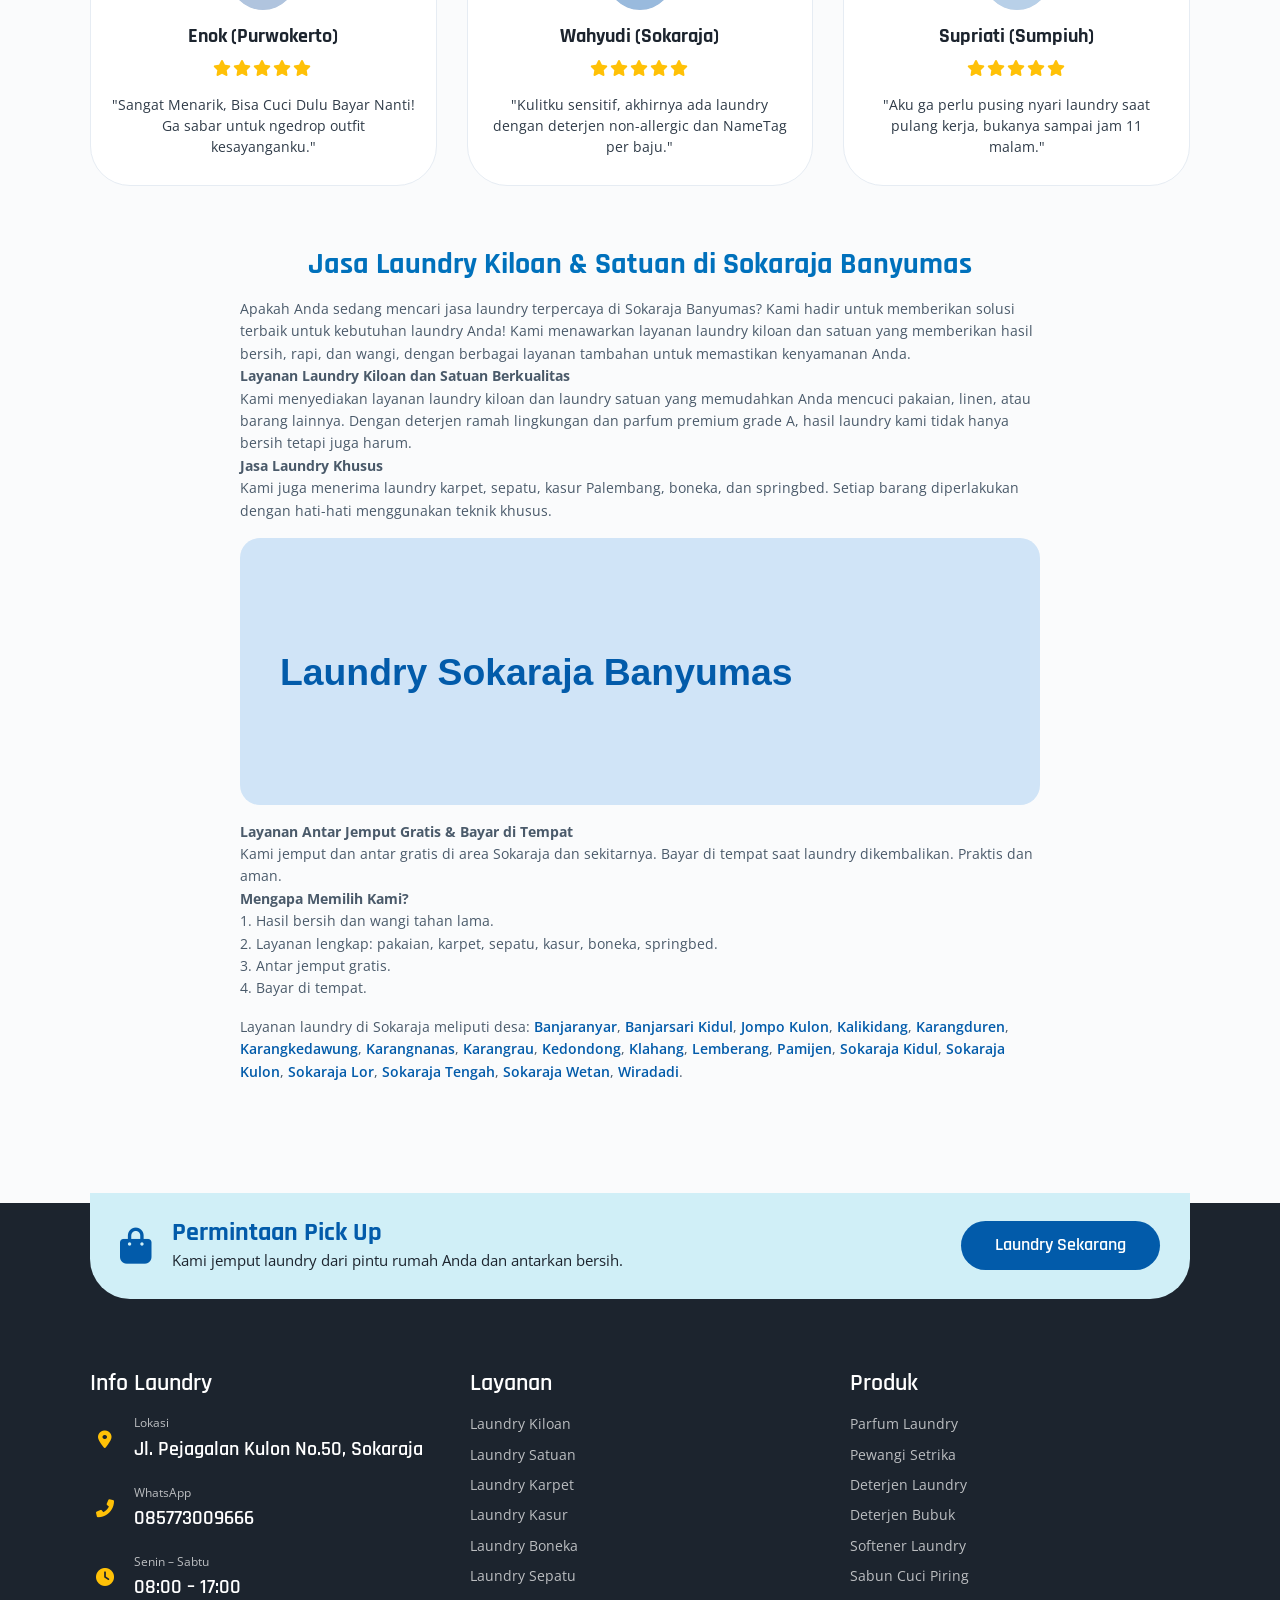
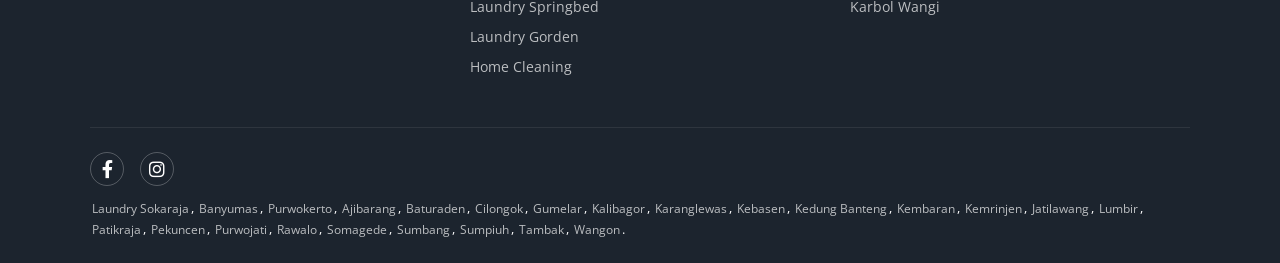
<file: sokarajalaundry/index2.html>
<!DOCTYPE html>
<html lang="en">
<head>
  <meta charset="UTF-8" />
  <meta name="viewport" content="width=device-width, initial-scale=1.0"/>
  <title>085773009666 · Laundry Kiloan Sokaraja – Purwokerto</title>
  <meta name="description" content="Laundry kiloan & satuan di Sokaraja, Purwokerto, Banyumas. Gratis antar jemput, bayar di tempat, hasil bersih & wangi." />

  <!-- Google Fonts -->
  <link rel="preconnect" href="https://fonts.googleapis.com" />
  <link rel="preconnect" href="https://fonts.gstatic.com" crossorigin />
  <link href="https://fonts.googleapis.com/css2?family=Open+Sans:ital,wght@0,400;0,600;1,400&family=Rajdhani:wght@400;500;600;700&family=Dosis:wght@300;400;600&display=swap" rel="stylesheet" />

  <!-- Font Awesome 6 (free) -->
  <link rel="stylesheet" href="https://cdnjs.cloudflare.com/ajax/libs/font-awesome/6.0.0-beta3/css/all.min.css" />

  <style>
    /* ---------- ROOT & RESET ---------- */
    * {
      margin: 0;
      padding: 0;
      box-sizing: border-box;
    }

    :root {
      --white: #ffffff;
      --lapisblue: #d0eff7;
      --midnightblue: #025baa;
      --darkslight: #1c242e;
      --yellowlight: #ffc107;
      --titleFont: 'Rajdhani', sans-serif;
      --bodyFont: 'Open Sans', sans-serif;
      --dosisFont: 'Dosis', sans-serif;
      --small: 14px;
      --x-small: 18px;
      --x-medium: 20px;
      --medium: 24px;
      --large: 48px;
      --x-large: 52px;
      --xx-large: 60px;
    }

    body {
      font-family: var(--bodyFont);
      font-size: var(--small);
      color: var(--darkslight);
      background: #fafbfc;
      line-height: 1.6;
    }

    a {
      text-decoration: none;
      transition: all 0.2s ease-in-out;
    }
    a:hover {
      text-decoration: none;
    }
    h1, h2, h3, h4, h5, h6 {
      font-family: var(--titleFont);
      font-weight: 600;
      line-height: 1.2;
    }
    img {
      max-width: 100%;
      height: auto;
      display: block;
    }

    .container {
      width: 100%;
      max-width: 1140px;
      margin: 0 auto;
      padding: 0 20px;
    }

    .btn {
      display: inline-block;
      font-family: var(--titleFont);
      font-weight: 600;
      padding: 8px 28px;
      border-radius: 40px;
      border: none;
      background: var(--midnightblue);
      color: var(--white);
      font-size: var(--x-small);
      cursor: pointer;
      transition: 0.2s;
      text-align: center;
    }
    .btn:hover {
      background: var(--yellowlight);
      color: var(--darkslight);
      box-shadow: 0 6px 14px rgba(0,0,0,0.12);
    }
    .btn-outline-light {
      background: transparent;
      border: 2px solid var(--white);
      color: var(--white);
    }
    .btn-outline-light:hover {
      background: var(--white);
      color: var(--midnightblue);
      border-color: var(--white);
    }

    /* ---------- NAVBAR ---------- */
    .site-header {
      display: flex;
      flex-direction: column;
      justify-content: center;
      background: url('[data-uri]') no-repeat center/cover;
      min-height: 340px;
      position: relative;
    }
    .site-header2 {
      min-height: 120px;
      background: var(--midnightblue);
    }

    .navbar {
      display: flex;
      align-items: center;
      justify-content: space-between;
      padding: 16px 0;
      flex-wrap: wrap;
      position: relative;
      z-index: 10;
    }
    .navbar-brand {
      font-size: 28px;
      font-weight: 700;
      color: var(--white);
      font-family: var(--titleFont);
      letter-spacing: 0.5px;
    }
    .navbar-brand:hover { color: var(--white); }

    .nav-toggle {
      background: rgba(255,255,255,0.15);
      border: none;
      color: white;
      font-size: 26px;
      padding: 4px 14px;
      border-radius: 40px;
      cursor: pointer;
      display: none;
    }

    .nav-menu {
      display: flex;
      align-items: center;
      gap: 12px 24px;
      flex-wrap: wrap;
    }
    .nav-menu a {
      color: rgba(255,255,255,0.9);
      font-weight: 600;
      font-size: var(--x-small);
      font-family: var(--titleFont);
      padding: 4px 0;
      border-bottom: 2px solid transparent;
    }
    .nav-menu a:hover {
      color: var(--yellowlight);
      border-bottom-color: var(--yellowlight);
    }
    .nav-menu .btn {
      margin-left: 8px;
    }

    /* caption */
    .caption {
      padding: 30px 0 50px;
      flex: 1;
      display: flex;
      align-items: center;
    }
    .caption h1 {
      font-size: var(--x-large);
      color: white;
      line-height: 1.1;
      font-weight: 700;
      text-shadow: 0 2px 12px rgba(0,0,0,0.25);
      max-width: 700px;
    }

    /* ---------- INFOBAR ---------- */
    .infobar {
      margin-top: -50px;
      position: relative;
      z-index: 5;
    }
    .infobar-inner {
      background: var(--yellowlight);
      border-radius: 40px 40px 0 0;
      padding: 24px 30px 16px;
      display: grid;
      grid-template-columns: repeat(auto-fit, minmax(180px, 1fr));
      gap: 16px 24px;
    }
    .info-card {
      display: flex;
      align-items: center;
      gap: 12px;
    }
    .info-card .icon {
      width: 44px;
      height: 44px;
      background: rgba(0,0,0,0.06);
      border-radius: 60px;
      display: flex;
      align-items: center;
      justify-content: center;
      font-size: 22px;
      color: var(--midnightblue);
      flex-shrink: 0;
    }
    .info-card .label {
      font-size: 13px;
      opacity: 0.7;
      font-weight: 600;
      letter-spacing: 0.3px;
    }
    .info-card .value {
      font-weight: 700;
      font-size: var(--x-medium);
      font-family: var(--titleFont);
      color: var(--darkslight);
      line-height: 1.3;
    }

    /* ---------- CONTENT SECTIONS ---------- */
    .site-content {
      padding: 50px 0 80px;
    }

    .text-section {
      text-align: center;
      margin-bottom: 48px;
    }
    .text-section .title-section {
      font-size: var(--large);
      font-weight: 700;
      margin-bottom: 12px;
    }
    .text-section p {
      max-width: 780px;
      margin: 0 auto;
      color: #3d4958;
    }

    /* services grid */
    .services-grid {
      display: grid;
      grid-template-columns: repeat(auto-fit, minmax(260px, 1fr));
      gap: 32px 40px;
      margin: 30px 0 40px;
    }
    .service-item {
      display: flex;
      align-items: flex-start;
      gap: 18px;
    }
    .service-item .icon {
      width: 72px;
      height: 72px;
      border: 2px solid #e0e7ee;
      border-radius: 60px;
      display: flex;
      align-items: center;
      justify-content: center;
      flex-shrink: 0;
      font-size: 32px;
      color: var(--midnightblue);
      background: white;
    }
    .service-item h4 {
      font-size: var(--medium);
      font-weight: 600;
      margin-bottom: 4px;
    }
    .service-item p {
      font-size: 14px;
      color: #3f4a58;
    }

    /* order steps */
    .order-steps {
      display: grid;
      grid-template-columns: repeat(auto-fit, minmax(180px, 1fr));
      gap: 30px;
      margin: 20px 0 40px;
    }
    .step {
      text-align: center;
    }
    .step .number {
      font-family: var(--dosisFont);
      font-size: var(--xx-large);
      font-weight: 300;
      color: var(--lapisblue);
      line-height: 1;
    }
    .step h5 {
      font-size: var(--medium);
      font-weight: 600;
      margin: 10px 0 6px;
    }
    .step p {
      font-size: 14px;
      color: #3d4a58;
    }

    /* testimonials */
    .testimonial-grid {
      display: grid;
      grid-template-columns: repeat(auto-fit, minmax(240px, 1fr));
      gap: 30px;
    }
    .testimonial-card {
      background: white;
      border-radius: 40px;
      border: 1px solid #e6ecf3;
      padding: 28px 18px;
      text-align: center;
      transition: 0.2s;
    }
    .testimonial-card:hover { box-shadow: 0 12px 28px rgba(0,0,0,0.04); }
    .testimonial-card img {
      width: 68px;
      height: 68px;
      border-radius: 60px;
      object-fit: cover;
      margin: 0 auto 10px;
      background: #d0dbe8;
    }
    .testimonial-card .name {
      font-weight: 700;
      font-size: var(--x-medium);
      font-family: var(--titleFont);
    }
    .testimonial-card .stars {
      color: var(--yellowlight);
      font-size: 16px;
      margin: 4px 0 12px;
      letter-spacing: 2px;
    }
    .testimonial-card .quote {
      font-size: 14px;
      color: #2f3b48;
      line-height: 1.5;
    }

    /* ---------- FOOTER ---------- */
    .site-footer {
      background: var(--darkslight);
      color: white;
      padding-top: 40px;
    }

    .action-bar {
      margin-top: -50px;
      margin-bottom: 40px;
    }
    .action-inner {
      background: var(--lapisblue);
      border-radius: 0 0 40px 40px;
      padding: 24px 30px;
      display: flex;
      flex-wrap: wrap;
      align-items: center;
      justify-content: space-between;
      gap: 16px 20px;
    }
    .action-inner .left {
      display: flex;
      align-items: center;
      gap: 20px;
    }
    .action-inner .left .icon {
      font-size: 36px;
      color: var(--midnightblue);
    }
    .action-inner .left .title {
      font-size: 26px;
      font-weight: 700;
      color: var(--midnightblue);
      font-family: var(--titleFont);
      line-height: 1.1;
    }
    .action-inner .left .desc {
      color: var(--darkslight);
      font-size: 15px;
    }
    .action-inner .btn {
      background: var(--midnightblue);
      color: white;
      font-size: var(--x-small);
      padding: 10px 34px;
    }
    .action-inner .btn:hover {
      background: var(--yellowlight);
      color: var(--darkslight);
    }

    .footer-widgets {
      display: grid;
      grid-template-columns: repeat(auto-fit, minmax(190px, 1fr));
      gap: 40px;
      padding: 30px 0 40px;
    }
    .footer-widgets h4 {
      font-size: var(--medium);
      font-weight: 600;
      margin-bottom: 16px;
    }
    .footer-widgets ul {
      list-style: none;
      padding: 0;
    }
    .footer-widgets ul li {
      margin-bottom: 8px;
    }
    .footer-widgets ul li a {
      color: rgba(255,255,255,0.7);
      font-size: 14px;
    }
    .footer-widgets ul li a:hover { color: var(--yellowlight); }

    .footer-contact .media {
      display: flex;
      align-items: center;
      gap: 14px;
      margin-bottom: 18px;
    }
    .footer-contact .media .icon {
      width: 30px;
      text-align: center;
      font-size: 18px;
      color: var(--yellowlight);
    }
    .footer-contact .media .body .label {
      font-size: 12px;
      opacity: 0.7;
    }
    .footer-contact .media .body .value {
      font-weight: 600;
      font-size: var(--x-medium);
      font-family: var(--titleFont);
    }

    .footer-bottom {
      border-top: 1px solid rgba(255,255,255,0.08);
      padding: 24px 0;
      display: flex;
      flex-wrap: wrap;
      justify-content: space-between;
      align-items: center;
      gap: 12px;
      font-size: 13px;
    }
    .footer-bottom .socials {
      display: flex;
      gap: 16px;
    }
    .footer-bottom .socials a {
      color: white;
      font-size: 18px;
      width: 34px;
      height: 34px;
      border: 1px solid rgba(255,255,255,0.25);
      border-radius: 60px;
      display: flex;
      align-items: center;
      justify-content: center;
    }
    .footer-bottom .socials a:hover {
      background: var(--midnightblue);
      border-color: var(--midnightblue);
    }
    .footer-bottom .copyright a {
      color: rgba(255,255,255,0.7);
      font-size: 12px;
      margin: 0 2px;
    }
    .footer-bottom .copyright a:hover { color: var(--yellowlight); }

    /* ---------- PAGE TITLE (sokaraja.html style) ---------- */
    .page-title {
      text-align: center;
      margin: 30px 0 40px;
    }
    .page-title .lead {
      font-size: 30px;
      color: #0071BC;
      font-weight: 700;
      font-family: var(--titleFont);
    }
    .page-title .sublead {
      font-size: 14px;
      color: #4a5a6a;
      text-align: left;
      max-width: 800px;
      margin: 16px auto;
    }
    .page-title .sublead a {
      color: var(--midnightblue);
      font-weight: 600;
    }
    .page-title .sublead a:hover { color: var(--yellowlight); }

    /* ---------- KAMUS (Banyumasan) ---------- */
    .search-box {
      display: flex;
      flex-wrap: wrap;
      gap: 10px;
      justify-content: center;
      margin: 18px 0 12px;
    }
    .search-box input {
      padding: 12px 20px;
      border-radius: 60px;
      border: 1px solid #dce3ec;
      width: 280px;
      max-width: 80%;
      font-size: 16px;
      outline: none;
      transition: 0.2s;
    }
    .search-box input:focus { border-color: var(--midnightblue); box-shadow: 0 0 0 3px rgba(2,91,170,0.12); }
    .search-box button {
      padding: 12px 30px;
      border-radius: 60px;
      border: none;
      background: var(--midnightblue);
      color: white;
      font-weight: 700;
      font-size: 16px;
      cursor: pointer;
      transition: 0.2s;
    }
    .search-box button:hover { background: var(--yellowlight); color: var(--darkslight); }
    .result {
      background: white;
      padding: 20px 24px;
      border-radius: 24px;
      border: 1px solid #e3eaf2;
      margin: 8px auto;
      max-width: 680px;
      text-align: left;
      font-size: 16px;
      min-height: 50px;
    }

    /* ---------- RESPONSIVE ---------- */
    @media (max-width: 992px) {
      :root { --large: 40px; --x-large: 42px; --xx-large: 50px; }
      .infobar-inner { grid-template-columns: 1fr 1fr; }
    }
    @media (max-width: 768px) {
      .nav-toggle { display: inline-block; }
      .nav-menu {
        display: none;
        width: 100%;
        flex-direction: column;
        align-items: flex-start;
        background: var(--midnightblue);
        padding: 18px 20px;
        border-radius: 20px;
        margin-top: 12px;
        gap: 6px;
      }
      .nav-menu.open { display: flex; }
      .nav-menu a { width: 100%; padding: 6px 0; }
      .nav-menu .btn { width: 100%; text-align: center; margin-left: 0; }
      .infobar-inner { grid-template-columns: 1fr; }
      .action-inner { flex-direction: column; text-align: center; }
      .action-inner .left { flex-direction: column; }
      .site-header { min-height: 280px; }
      .caption h1 { font-size: 32px; }
    }
    @media (max-width: 480px) {
      .service-item { flex-direction: column; align-items: center; text-align: center; }
      .testimonial-card { padding: 20px 12px; }
    }

    /* ---------- WA FLOATING (custom) ---------- */
    .wa-float {
      position: fixed;
      bottom: 24px;
      right: 24px;
      z-index: 99999;
      display: flex;
      flex-direction: column;
      align-items: flex-end;
      gap: 12px;
    }
    .wa-panel {
      background: white;
      border-radius: 24px;
      box-shadow: 0 12px 36px rgba(0,0,0,0.15);
      padding: 20px 22px 18px;
      width: 320px;
      max-width: 88vw;
      display: none;
      border: 1px solid #e6ecf5;
    }
    .wa-panel.open { display: block; }
    .wa-panel .header {
      display: flex;
      justify-content: space-between;
      align-items: center;
      margin-bottom: 12px;
    }
    .wa-panel .header h4 {
      font-size: 18px;
      font-weight: 700;
      color: #0a2a3b;
    }
    .wa-panel .header h4 i { color: #25D366; margin-right: 8px; }
    .wa-panel .header button {
      background: none;
      border: none;
      font-size: 22px;
      color: #8b9bb0;
      cursor: pointer;
    }
    .wa-panel form input,
    .wa-panel form select,
    .wa-panel form textarea {
      width: 100%;
      padding: 10px 14px;
      border: 1px solid #dce3ec;
      border-radius: 40px;
      font-size: 14px;
      margin-bottom: 10px;
      outline: none;
      background: #f8fafc;
      transition: 0.15s;
    }
    .wa-panel form input:focus,
    .wa-panel form select:focus,
    .wa-panel form textarea:focus { border-color: var(--midnightblue); background: white; }
    .wa-panel form button {
      width: 100%;
      padding: 12px;
      border: none;
      border-radius: 60px;
      background: #25D366;
      color: white;
      font-weight: 700;
      font-size: 16px;
      cursor: pointer;
      transition: 0.2s;
    }
    .wa-panel form button:hover { background: #1ebe5a; }
    .wa-bubble {
      background: #25D366;
      width: 60px;
      height: 60px;
      border-radius: 60px;
      display: flex;
      align-items: center;
      justify-content: center;
      font-size: 34px;
      color: white;
      box-shadow: 0 6px 20px rgba(37,211,102,0.4);
      cursor: pointer;
      transition: 0.2s;
    }
    .wa-bubble:hover { transform: scale(1.04); background: #20b85a; }
  </style>
</head>
<body>

<!-- ========== HEADER ========== -->
<header class="site-header" id="top">
  <div class="container">
    <nav class="navbar">
      <a href="#" class="navbar-brand">Sokaraja Laundry</a>
      <button class="nav-toggle" id="navToggle"><i class="fas fa-bars"></i></button>
      <div class="nav-menu" id="navMenu">
        <a href="#layanan">Layanan</a>
        <a href="#testimoni">Testimoni</a>
        <a href="#kontak">Kontak</a>
        <a href="#order" class="btn btn-outline-light">Order Pickup</a>
      </div>
    </nav>
    <div class="caption">
      <h1>Laundry kiloan &amp; satuan <br/>di Sokaraja &amp; Purwokerto</h1>
    </div>
  </div>
</header>

<!-- ========== INFOBAR ========== -->
<div class="infobar">
  <div class="container">
    <div class="infobar-inner">
      <div class="info-card"><div class="icon"><i class="fas fa-phone-alt"></i></div><div><div class="label">Hubungi WhatsApp</div><div class="value">085773009666</div></div></div>
      <div class="info-card"><div class="icon"><i class="fas fa-map-pin"></i></div><div><div class="label">Lokasi</div><div class="value">Sokaraja, Banyumas</div></div></div>
      <div class="info-card"><div class="icon"><i class="fas fa-clock"></i></div><div><div class="label">Senin – Sabtu</div><div class="value">08:00 – 17:00</div></div></div>
    </div>
  </div>
</div>

<!-- ========== SITE CONTENT ========== -->
<main class="site-content">

  <!-- Kamus Banyumasan (dari index) -->
  <div class="container">
    <div style="text-align:center; margin-bottom: 20px;">
      <h3 style="font-size:28px; font-weight:700;">Kamus Indonesia – Jawa Banyumasan</h3>
      <div class="search-box">
        <input type="text" id="searchInput" placeholder="Masukkan kata Bahasa Indonesia" />
        <button id="searchButton">Cari</button>
      </div>
      <div id="result" class="result">🔍 hasil pencarian akan tampil di sini</div>
    </div>
  </div>

  <!-- Layanan -->
  <div class="container" id="layanan">
    <div class="text-section">
      <h3 class="title-section">Laundry Gratis Antar Jemput</h3>
      <p>Kami melayani jasa laundry kiloan &amp; satuan gratis antar jemput di Sokaraja, Purwokerto, Ajibarang, Baturaden, Cilongok, Gumelar, Kalibagor, Karanglewas, Kebasen, Kedung Banteng, Kembaran, Kemrinjen, Jatilawang, Lumbir, Patikraja, Pekuncen, Purwojati, Rawalo, Somagede, Sumbang, Sumpiuh, Tambak, dan Wangon.<br/>Cukup WA 085773009666, cucian Anda beres!</p>
    </div>
    <div class="services-grid">
      <div class="service-item"><div class="icon"><i class="fas fa-tshirt"></i></div><div><h4>Laundry Kiloan</h4><p>Harga murah, bersih, rapi, wangi. Bayar belakangan.</p></div></div>
      <div class="service-item"><div class="icon"><i class="fas fa-carpet"></i></div><div><h4>Cuci Karpet</h4><p>Karpet, bed cover, boneka, kasur, stroller, sepatu dll.</p></div></div>
      <div class="service-item"><div class="icon"><i class="fas fa-user-tie"></i></div><div><h4>Laundry Satuan</h4><p>Jas, blazer, kemeja, batik, handuk, sprei, bantal.</p></div></div>
      <div class="service-item"><div class="icon"><i class="fas fa-shoe-prints"></i></div><div><h4>Cuci Sepatu</h4><p>Sepatu anak, dewasa, pria/wanita. Kembali seperti baru.</p></div></div>
    </div>
    <div style="text-align:center; margin:10px 0 30px;"><a href="https://wa.me/6285773009666" class="btn" style="font-size:18px; padding:10px 44px;">Daftar Harga</a></div>
  </div>

  <!-- Cara Order -->
  <div class="container" id="order">
    <div class="text-section"><h3 class="title-section">Cara Order Laundry</h3></div>
    <div class="order-steps">
      <div class="step"><div class="number">01</div><h5>Kirim WA</h5><p>Kirim pesan ke 085773009666 beserta info laundry.</p></div>
      <div class="step"><div class="number">02</div><h5>Dijemput</h5><p>Kurir datang ke lokasi Anda (share location).</p></div>
      <div class="step"><div class="number">03</div><h5>Dikirim</h5><p>Laundry bersih, rapi, wangi diantar kembali.</p></div>
    </div>
  </div>

  <!-- Testimoni -->
  <div class="container" id="testimoni">
    <div class="text-section"><h3 class="title-section">Apa Kata Pelanggan</h3></div>
    <div class="testimonial-grid">
      <div class="testimonial-card">
        <img src="data:image/svg+xml,%3Csvg xmlns='http://www.w3.org/2000/svg' width='68' height='68' viewBox='0 0 100 100'%3E%3Ccircle cx='50' cy='50' r='50' fill='%23b0c4de'/%3E%3Ccircle cx='50' cy='40' r='18' fill='%2390a8c0'/%3E%3Ccircle cx='38' cy='35' r='4' fill='%23333'/%3E%3Ccircle cx='62' cy='35' r='4' fill='%23333'/%3E%3Cpath d='M35 58 Q50 70 65 58' stroke='%23333' stroke-width='4' fill='none'/%3E%3C/svg%3E" alt="Enok" />
        <div class="name">Enok (Purwokerto)</div>
        <div class="stars"><i class="fas fa-star"></i><i class="fas fa-star"></i><i class="fas fa-star"></i><i class="fas fa-star"></i><i class="fas fa-star"></i></div>
        <div class="quote">"Sangat Menarik, Bisa Cuci Dulu Bayar Nanti! Ga sabar untuk ngedrop outfit kesayanganku."</div>
      </div>
      <div class="testimonial-card">
        <img src="data:image/svg+xml,%3Csvg xmlns='http://www.w3.org/2000/svg' width='68' height='68' viewBox='0 0 100 100'%3E%3Ccircle cx='50' cy='50' r='50' fill='%2399badd'/%3E%3Ccircle cx='50' cy='40' r='18' fill='%237a9bbf'/%3E%3Ccircle cx='38' cy='35' r='4' fill='%23333'/%3E%3Ccircle cx='62' cy='35' r='4' fill='%23333'/%3E%3Crect x='40' y='58' width='20' height='8' rx='4' fill='%23333'/%3E%3C/svg%3E" alt="Wahyudi" />
        <div class="name">Wahyudi (Sokaraja)</div>
        <div class="stars"><i class="fas fa-star"></i><i class="fas fa-star"></i><i class="fas fa-star"></i><i class="fas fa-star"></i><i class="fas fa-star"></i></div>
        <div class="quote">"Kulitku sensitif, akhirnya ada laundry dengan deterjen non-allergic dan NameTag per baju."</div>
      </div>
      <div class="testimonial-card">
        <img src="data:image/svg+xml,%3Csvg xmlns='http://www.w3.org/2000/svg' width='68' height='68' viewBox='0 0 100 100'%3E%3Ccircle cx='50' cy='50' r='50' fill='%23b8d0e8'/%3E%3Ccircle cx='50' cy='40' r='18' fill='%2392b0cc'/%3E%3Ccircle cx='38' cy='35' r='4' fill='%23333'/%3E%3Ccircle cx='62' cy='35' r='4' fill='%23333'/%3E%3Cpath d='M35 58 Q50 70 65 58' stroke='%23333' stroke-width='4' fill='none'/%3E%3C/svg%3E" alt="Supriati" />
        <div class="name">Supriati (Sumpiuh)</div>
        <div class="stars"><i class="fas fa-star"></i><i class="fas fa-star"></i><i class="fas fa-star"></i><i class="fas fa-star"></i><i class="fas fa-star"></i></div>
        <div class="quote">"Aku ga perlu pusing nyari laundry saat pulang kerja, bukanya sampai jam 11 malam."</div>
      </div>
    </div>
  </div>

  <!-- halaman sokaraja (deskripsi panjang) -->
  <div class="container" style="margin-top:60px;">
    <div class="page-title">
      <h2 class="lead">Jasa Laundry Kiloan &amp; Satuan di Sokaraja Banyumas</h2>
      <div class="sublead">
        <p>Apakah Anda sedang mencari jasa laundry terpercaya di Sokaraja Banyumas? Kami hadir untuk memberikan solusi terbaik untuk kebutuhan laundry Anda! Kami menawarkan layanan laundry kiloan dan satuan yang memberikan hasil bersih, rapi, dan wangi, dengan berbagai layanan tambahan untuk memastikan kenyamanan Anda.</p>
        <p><strong>Layanan Laundry Kiloan dan Satuan Berkualitas</strong><br/>Kami menyediakan layanan laundry kiloan dan laundry satuan yang memudahkan Anda mencuci pakaian, linen, atau barang lainnya. Dengan deterjen ramah lingkungan dan parfum premium grade A, hasil laundry kami tidak hanya bersih tetapi juga harum.</p>
        <p><strong>Jasa Laundry Khusus</strong><br/>Kami juga menerima laundry karpet, sepatu, kasur Palembang, boneka, dan springbed. Setiap barang diperlakukan dengan hati-hati menggunakan teknik khusus.</p>
        <p><img class="responsive" src="data:image/svg+xml,%3Csvg xmlns='http://www.w3.org/2000/svg' width='600' height='200' viewBox='0 0 600 200'%3E%3Crect width='600' height='200' fill='%23d0e4f7'/%3E%3Ctext x='30' y='110' font-family='Arial' font-size='28' fill='%23025baa' font-weight='bold'%3E Laundry Sokaraja Banyumas %3C/text%3E%3C/svg%3E" alt="Laundry Sokaraja" style="width:100%; border-radius:20px; margin:16px 0;" /></p>
        <p><strong>Layanan Antar Jemput Gratis &amp; Bayar di Tempat</strong><br/>Kami jemput dan antar gratis di area Sokaraja dan sekitarnya. Bayar di tempat saat laundry dikembalikan. Praktis dan aman.</p>
        <p><strong>Mengapa Memilih Kami?</strong><br/>1. Hasil bersih dan wangi tahan lama.<br/>2. Layanan lengkap: pakaian, karpet, sepatu, kasur, boneka, springbed.<br/>3. Antar jemput gratis.<br/>4. Bayar di tempat.</p>
        <p style="margin-top:16px;">Layanan laundry di Sokaraja meliputi desa: <a href="#">Banjaranyar</a>, <a href="#">Banjarsari Kidul</a>, <a href="#">Jompo Kulon</a>, <a href="#">Kalikidang</a>, <a href="#">Karangduren</a>, <a href="#">Karangkedawung</a>, <a href="#">Karangnanas</a>, <a href="#">Karangrau</a>, <a href="#">Kedondong</a>, <a href="#">Klahang</a>, <a href="#">Lemberang</a>, <a href="#">Pamijen</a>, <a href="#">Sokaraja Kidul</a>, <a href="#">Sokaraja Kulon</a>, <a href="#">Sokaraja Lor</a>, <a href="#">Sokaraja Tengah</a>, <a href="#">Sokaraja Wetan</a>, <a href="#">Wiradadi</a>.</p>
      </div>
    </div>
  </div>
</main>

<!-- ========== FOOTER ========== -->
<footer class="site-footer" id="kontak">
  <div class="container">
    <!-- action bar -->
    <div class="action-bar">
      <div class="action-inner">
        <div class="left">
          <div class="icon"><i class="fas fa-shopping-bag"></i></div>
          <div><div class="title">Permintaan Pick Up</div><div class="desc">Kami jemput laundry dari pintu rumah Anda dan antarkan bersih.</div></div>
        </div>
        <a href="https://wa.me/6285773009666" class="btn">Laundry Sekarang</a>
      </div>
    </div>

    <!-- widgets -->
    <div class="footer-widgets">
      <div class="footer-contact">
        <h4>Info Laundry</h4>
        <div class="media"><div class="icon"><i class="fas fa-map-marker-alt"></i></div><div class="body"><div class="label">Lokasi</div><div class="value">Jl. Pejagalan Kulon No.50, Sokaraja</div></div></div>
        <div class="media"><div class="icon"><i class="fas fa-phone-alt"></i></div><div class="body"><div class="label">WhatsApp</div><div class="value">085773009666</div></div></div>
        <div class="media"><div class="icon"><i class="fas fa-clock"></i></div><div class="body"><div class="label">Senin – Sabtu</div><div class="value">08:00 – 17:00</div></div></div>
      </div>
      <div>
        <h4>Layanan</h4>
        <ul><li><a href="#">Laundry Kiloan</a></li><li><a href="#">Laundry Satuan</a></li><li><a href="#">Laundry Karpet</a></li><li><a href="#">Laundry Kasur</a></li><li><a href="#">Laundry Boneka</a></li><li><a href="#">Laundry Sepatu</a></li><li><a href="#">Laundry Springbed</a></li><li><a href="#">Laundry Gorden</a></li><li><a href="#">Home Cleaning</a></li></ul>
      </div>
      <div>
        <h4>Produk</h4>
        <ul><li><a href="#">Parfum Laundry</a></li><li><a href="#">Pewangi Setrika</a></li><li><a href="#">Deterjen Laundry</a></li><li><a href="#">Deterjen Bubuk</a></li><li><a href="#">Softener Laundry</a></li><li><a href="#">Sabun Cuci Piring</a></li><li><a href="#">Karbol Wangi</a></li></ul>
      </div>
    </div>

    <!-- bottom -->
    <div class="footer-bottom">
      <div class="socials">
        <a href="#"><i class="fab fa-facebook-f"></i></a>
        <a href="#"><i class="fab fa-instagram"></i></a>
      </div>
      <div class="copyright">
        <a href="#">Laundry Sokaraja</a>, <a href="#">Banyumas</a>, <a href="#">Purwokerto</a>, <a href="#">Ajibarang</a>, <a href="#">Baturaden</a>, <a href="#">Cilongok</a>, <a href="#">Gumelar</a>, <a href="#">Kalibagor</a>, <a href="#">Karanglewas</a>, <a href="#">Kebasen</a>, <a href="#">Kedung Banteng</a>, <a href="#">Kembaran</a>, <a href="#">Kemrinjen</a>, <a href="#">Jatilawang</a>, <a href="#">Lumbir</a>, <a href="#">Patikraja</a>, <a href="#">Pekuncen</a>, <a href="#">Purwojati</a>, <a href="#">Rawalo</a>, <a href="#">Somagede</a>, <a href="#">Sumbang</a>, <a href="#">Sumpiuh</a>, <a href="#">Tambak</a>, <a href="#">Wangon</a>.
      </div>
    </div>
  </div>
</footer>

<!-- ========== WA FLOATING WIDGET ========== -->
<div class="wa-float">
  <div class="wa-panel" id="waPanel">
    <div class="header"><h4><i class="fab fa-whatsapp"></i>Hubungi WA</h4><button onclick="toggleWa()"><i class="fas fa-times"></i></button></div>
    <form id="waForm">
      <input type="text" placeholder="Nama Lengkap" required id="waNama" />
      <input type="tel" placeholder="Nomor WhatsApp" required id="waNomor" />
      <input type="email" placeholder="Email" required id="waEmail" />
      <select required id="waLokasi"><option value="">Pilih Lokasi</option><option>Sokaraja</option><option>Purwokerto</option><option>Banyumas</option><option>Lainnya</option></select>
      <textarea rows="2" placeholder="Alamat lengkap" required id="waAlamat"></textarea>
      <button type="submit"><i class="fas fa-paper-plane"></i> Kirim & buka WA</button>
    </form>
  </div>
  <div class="wa-bubble" onclick="toggleWa()"><i class="fab fa-whatsapp"></i></div>
</div>

<!-- ========== SCRIPTS ========== -->
<script>
  // nav toggle
  const navToggle = document.getElementById('navToggle');
  const navMenu = document.getElementById('navMenu');
  navToggle.addEventListener('click', () => navMenu.classList.toggle('open'));

  // WA floating toggle
  function toggleWa() {
    const panel = document.getElementById('waPanel');
    panel.classList.toggle('open');
  }

  // WA form handler
  document.getElementById('waForm').addEventListener('submit', function(e) {
    e.preventDefault();
    const nama = document.getElementById('waNama').value.trim();
    const wa = document.getElementById('waNomor').value.trim();
    const email = document.getElementById('waEmail').value.trim();
    const lokasi = document.getElementById('waLokasi').value;
    const alamat = document.getElementById('waAlamat').value.trim();
    if (!nama || !wa || !email || !lokasi || !alamat) return alert('Isi semua kolom!');
    const msg = `Halo kak, saya mau laundry\nNama: ${nama}\nWA: ${wa}\nEmail: ${email}\nLokasi: ${lokasi}\nAlamat: ${alamat}`;
    const url = `https://api.whatsapp.com/send?phone=6285773009666&text=${encodeURIComponent(msg)}`;
    window.open(url, '_blank');
    document.getElementById('waForm').reset();
    document.getElementById('waPanel').classList.remove('open');
  });

  // KAMUS Banyumasan (sederhana, fallback)
  const kamus = {
    'rumah': 'omah',
    'makan': 'mangan',
    'minum': 'ngombe',
    'air': 'banyu',
    'jalan': 'dalan',
    'orang': 'wong',
    'baik': 'becik',
    'bagus': 'becik',
    'kamu': 'kowe',
    'saya': 'aku',
    'laundry': 'laundry (ngumbah)',
    'kiloan': 'kiloan (sak kiloan)',
    'satuan': 'satuan (sak biji)'
  };
  const searchInput = document.getElementById('searchInput');
  const searchBtn = document.getElementById('searchButton');
  const resultDiv = document.getElementById('result');

  function cariKamus() {
    const q = searchInput.value.trim().toLowerCase();
    if (!q) { resultDiv.innerHTML = '🔍 ketik kata bahasa Indonesia'; return; }
    const found = kamus[q];
    if (found) resultDiv.innerHTML = `<strong>${q}</strong> → ${found}`;
    else resultDiv.innerHTML = `😕 “${q}” belum ada di kamus. Coba kata lain.`;
  }
  searchBtn.addEventListener('click', cariKamus);
  searchInput.addEventListener('keypress', (e) => { if (e.key === 'Enter') cariKamus(); });

  // scroll navbar effect (simple)
  window.addEventListener('scroll', function() {
    const header = document.querySelector('.site-header');
    if (window.scrollY > 60) header.style.background = '#025baa';
    else header.style.background = '';
  });
</script>

<!-- additional fallback for icons -->
</body>
</html>
</file>
